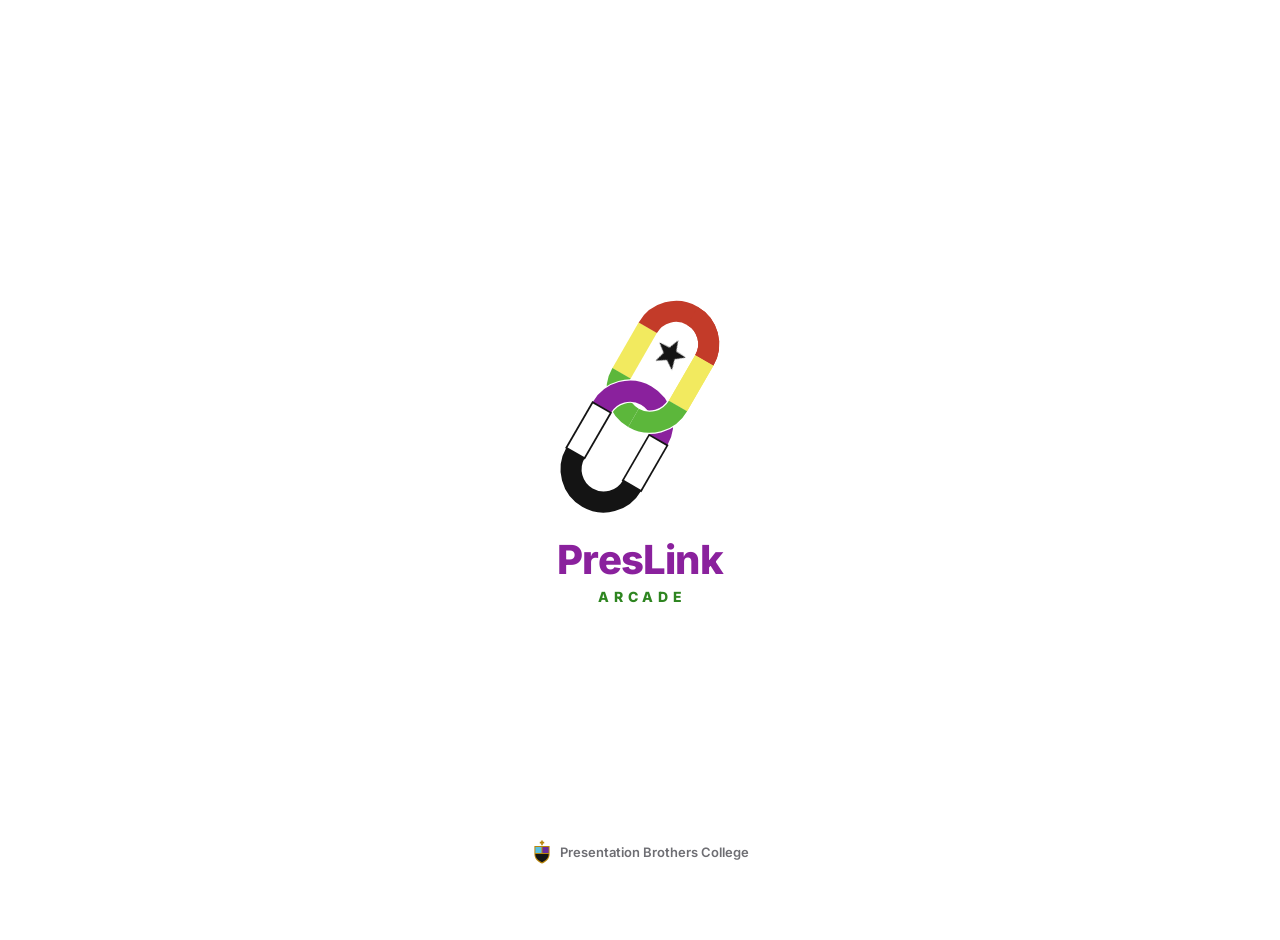
<file: site/index.html>
<!doctype html>
<html lang="en-IE">
<head>
  <meta charset="utf-8">
  <meta name="viewport" content="width=device-width, initial-scale=1, viewport-fit=cover, interactive-widget=resizes-content">
  <meta name="theme-color" content="#ffffff">
  <meta name="color-scheme" content="light">
  <script>
    // The welcome animation plays on every open and every reload. The two exceptions: the way back from the
    // payment page (the coin cabinet is the welcome there), and search engines and link previews, which see the
    // page itself at once. Decided here, before anything draws, so there is nothing to hide after the fact.
    (function () {
      try {
        var back = /session_id=|cancelled=/.test(location.search);
        var robot = /bot|crawl|spider|slurp|lighthouse|inspectiontool|facebookexternalhit|whatsapp|embedly|preview/i.test(navigator.userAgent);
        if (back || robot || sessionStorage.getItem('preslink.nosplash')) document.documentElement.classList.add('no-splash');
      } catch (e) { document.documentElement.classList.add('no-splash'); }
    })();
  </script>
  <title>PresLink Arcade | Presentation Brothers College Charity, Cork</title>
  <meta name="description" content="Play PresLink Arcade, the charity game of PresLink at Presentation Brothers College, Cork. €2 a game raises money for schools in Ghana and Nigeria.">
  <meta name="robots" content="index, follow, max-image-preview:large">
  <meta name="application-name" content="PresLink Arcade">
  <meta name="apple-mobile-web-app-title" content="PresLink Arcade">
  <!-- What a shared link shows in WhatsApp, Messages, Instagram, Facebook and email: the Message poster. Link
       previewers don't run scripts, so these stay in the page itself. After re-rendering the posters, bump ?v=. -->
  <link rel="canonical" href="https://preslink.netlify.app/">
  <meta property="og:type" content="website">
  <meta property="og:site_name" content="PresLink Arcade">
  <meta property="og:url" content="https://preslink.netlify.app/">
  <meta property="og:title" content="PresLink Arcade: can you stop the light?">
  <meta property="og:description" content="Play PresLink Arcade, the charity game of PresLink at Presentation Brothers College, Cork. €2 a game raises money for schools in Ghana and Nigeria.">
  <meta property="og:image" content="https://preslink.netlify.app/posters/preslink-arcade-message.png?v=8">
  <meta property="og:image:width" content="2400">
  <meta property="og:image:height" content="1260">
  <meta property="og:image:alt" content="The PresLink Arcade logo.">
  <meta property="og:locale" content="en_IE">
  <meta name="twitter:card" content="summary_large_image">
  <meta name="twitter:title" content="PresLink Arcade: can you stop the light?">
  <meta name="twitter:description" content="Play PresLink Arcade, the charity game of PresLink at Presentation Brothers College, Cork. €2 a game raises money for schools in Ghana and Nigeria.">
  <meta name="twitter:image" content="https://preslink.netlify.app/posters/preslink-arcade-message.png?v=8">
  <!-- Who runs the site, for search engines: PresLink, the student charity of Presentation Brothers College, Cork.
       WebSite gives Google the site's name for its results; Organization and the school say whose it is. -->
  <script type="application/ld+json">
  {
    "@context": "https://schema.org",
    "@graph": [
      {
        "@type": "WebSite",
        "@id": "https://preslink.netlify.app/#website",
        "url": "https://preslink.netlify.app/",
        "name": "PresLink Arcade",
        "alternateName": [
          "PresLink",
          "Pres Link Arcade"
        ],
        "description": "Play PresLink Arcade, the charity game of PresLink at Presentation Brothers College, Cork. €2 a game raises money for schools in Ghana and Nigeria.",
        "inLanguage": "en-IE",
        "publisher": {
          "@id": "https://preslink.netlify.app/#preslink"
        }
      },
      {
        "@type": "Organization",
        "@id": "https://preslink.netlify.app/#preslink",
        "name": "PresLink",
        "alternateName": [
          "Pres Link",
          "PresLink Cork",
          "PresLink Arcade"
        ],
        "url": "https://preslink.netlify.app/",
        "logo": {
          "@type": "ImageObject",
          "url": "https://preslink.netlify.app/assets/icon-512.png",
          "width": 512,
          "height": 512
        },
        "description": "PresLink is the student-run charity of Presentation Brothers College, Cork. It raises money for the Presentation Brothers' schools and projects in Ghana and Nigeria; PresLink Arcade is its game of skill.",
        "address": {
          "@type": "PostalAddress",
          "streetAddress": "Presentation Brothers College, The Mardyke",
          "addressLocality": "Cork",
          "postalCode": "T12 VK49",
          "addressCountry": "IE"
        },
        "areaServed": [
          {
            "@type": "Country",
            "name": "Ghana"
          },
          {
            "@type": "Country",
            "name": "Nigeria"
          }
        ],
        "parentOrganization": {
          "@id": "https://www.pbc-cork.ie/#school"
        }
      },
      {
        "@type": "HighSchool",
        "@id": "https://www.pbc-cork.ie/#school",
        "name": "Presentation Brothers College, Cork",
        "alternateName": [
          "Presentation Brothers College",
          "PBC Cork"
        ],
        "url": "https://www.pbc-cork.ie/",
        "sameAs": [
          "https://en.wikipedia.org/wiki/Presentation_Brothers_College,_Cork"
        ],
        "address": {
          "@type": "PostalAddress",
          "streetAddress": "The Mardyke",
          "addressLocality": "Cork",
          "postalCode": "T12 VK49",
          "addressCountry": "IE"
        }
      }
    ]
  }
  </script>
  <link rel="icon" href="/favicon.ico" sizes="32x32">
  <link rel="icon" href="/assets/icon.svg?v=7" type="image/svg+xml">
  <link rel="icon" href="/assets/icon-48.png?v=7" type="image/png" sizes="48x48">
  <link rel="icon" href="/assets/icon-96.png?v=7" type="image/png" sizes="96x96">
  <link rel="icon" href="/assets/icon-192.png?v=7" type="image/png" sizes="192x192">
  <link rel="shortcut icon" href="/favicon.ico">
  <link rel="apple-touch-icon" href="/apple-touch-icon.png?v=7">
  <link rel="manifest" href="manifest.webmanifest">
  <!-- the game's server: connect while the page is still loading -->
  <link rel="preconnect" href="https://bsovummlmfclefdlvsic.supabase.co" crossorigin>
  <link rel="preload" href="fonts/inter-latin-wght-normal.woff2" as="font" type="font/woff2" crossorigin>
  <link rel="stylesheet" href="styles.css?v=71">
</head>
<body>
<div class="splash" id="splash" aria-hidden="true">
  <div class="splash-in">
    <div class="splash-mark">
      <span class="splash-ring" aria-hidden="true"></span>
      <svg aria-hidden="true" viewBox="0 0 1000 1306.45"><defs><clipPath id="sp-l"><rect x="-3000" y="-3000" width="3000" height="6000"/></clipPath><clipPath id="sp-r"><rect x="0" y="-3000" width="3000" height="6000"/></clipPath></defs><g transform="translate(633.2 422.52) scale(0.51) rotate(30)"><path d="M 372 -301.5 V 301.5" fill="none" stroke="#f2ea5f" stroke-width="240" class="s" pathLength="1" style="--d:0.351s;--t:0.099s;--e:cubic-bezier(.333,0.320,.667,0.660)"/><path d="M -372 301.5 V -301.5" fill="none" stroke="#f2ea5f" stroke-width="240" class="s" pathLength="1" style="--d:0.657s;--t:0.243s;--e:cubic-bezier(.333,0.626,.667,1.000)"/><path d="M -372 -300 A 372 372 0 0 1 372 -300" fill="none" stroke="#c33b29" stroke-width="240" class="s" pathLength="1" style="--d:0.000s;--t:0.351s;--e:cubic-bezier(.333,0.000,.667,0.419)"/><path d="M 372 300 A 372 372 0 0 1 -372 300" fill="none" stroke="#5cb73b" stroke-width="240" class="s" pathLength="1" style="--d:0.450s;--t:0.207s;--e:cubic-bezier(.333,0.364,.667,0.727)"/><g clip-path="url(#sp-l)"><path d="M -372 750 A 372 372 0 0 1 372 750" fill="none" stroke="#ffffff" stroke-width="268" class="s" pathLength="1" style="--d:0.060s;--t:0.351s;--e:cubic-bezier(.333,0.000,.667,0.419)"/></g><path d="M -372 750 A 372 372 0 0 1 372 750" fill="none" stroke="#8a219d" stroke-width="240" class="s" pathLength="1" style="--d:0.060s;--t:0.351s;--e:cubic-bezier(.333,0.000,.667,0.419)"/><path d="M 372 1350 A 372 372 0 0 1 -372 1350" fill="none" stroke="#141414" stroke-width="240" class="s" pathLength="1" style="--d:0.510s;--t:0.207s;--e:cubic-bezier(.333,0.364,.667,0.727)"/><path d="M 372 740 V 1360" fill="none" stroke="#141414" stroke-width="260" class="s" pathLength="1" style="--d:0.411s;--t:0.099s;--e:cubic-bezier(.333,0.320,.667,0.660)"/><path d="M 372 760 V 1340" fill="none" stroke="#ffffff" stroke-width="220" class="s" pathLength="1" style="--d:0.411s;--t:0.099s;--e:cubic-bezier(.333,0.320,.667,0.660)"/><path d="M -372 1360 V 740" fill="none" stroke="#141414" stroke-width="260" class="s" pathLength="1" style="--d:0.717s;--t:0.243s;--e:cubic-bezier(.333,0.626,.667,1.000)"/><path d="M -372 1340 V 760" fill="none" stroke="#ffffff" stroke-width="220" class="s" pathLength="1" style="--d:0.717s;--t:0.243s;--e:cubic-bezier(.333,0.626,.667,1.000)"/><g clip-path="url(#sp-r)"><path d="M 372 300 A 372 372 0 0 1 -372 300" fill="none" stroke="#ffffff" stroke-width="268" class="s" pathLength="1" style="--d:0.450s;--t:0.207s;--e:cubic-bezier(.333,0.364,.667,0.727)"/><path d="M 372 -301.5 V 301.5" fill="none" stroke="#f2ea5f" stroke-width="240" class="s" pathLength="1" style="--d:0.351s;--t:0.099s;--e:cubic-bezier(.333,0.320,.667,0.660)"/><path d="M -372 301.5 V -301.5" fill="none" stroke="#f2ea5f" stroke-width="240" class="s" pathLength="1" style="--d:0.657s;--t:0.243s;--e:cubic-bezier(.333,0.626,.667,1.000)"/><path d="M -372 -300 A 372 372 0 0 1 372 -300" fill="none" stroke="#c33b29" stroke-width="240" class="s" pathLength="1" style="--d:0.000s;--t:0.351s;--e:cubic-bezier(.333,0.000,.667,0.419)"/><path d="M 372 300 A 372 372 0 0 1 -372 300" fill="none" stroke="#5cb73b" stroke-width="240" class="s" pathLength="1" style="--d:0.450s;--t:0.207s;--e:cubic-bezier(.333,0.364,.667,0.727)"/></g><g class="star"><polygon points="0,-347 44.7,-227.5 172.1,-221.9 72.3,-142.5 106.4,-19.6 0,-90 -106.4,-19.6 -72.3,-142.5 -172.1,-221.9 -44.7,-227.5" fill="#141414"/></g></g></svg>
    </div>
    <div class="splash-name"><span class="splash-word">PresLink</span></div>
    <div class="splash-sub">Arcade</div>
  </div>
  <div class="splash-credit"><img src="assets/crest.svg?v=10" alt="">Presentation Brothers College</div>
</div>
<canvas id="confetti" aria-hidden="true"></canvas>

<svg width="0" height="0" style="position:absolute" aria-hidden="true">
  <defs>
    <!-- Tab icons: flat shapes in the text colour (grey, green when chosen) with white details. -->
    <symbol id="i-play" viewBox="0 0 24 24"><rect x="2" y="2" width="20" height="20" rx="6" fill="currentColor"/><path d="M9.8 7.6v8.8a.8.8 0 0 0 1.2.7l7-4.4a.8.8 0 0 0 0-1.4l-7-4.4a.8.8 0 0 0-1.2.7z" fill="#fff"/></symbol>
    <symbol id="i-trophy" viewBox="0 0 24 24"><path d="M12 2l8 3v6.5c0 4.6-3.3 8.3-8 10.5-4.7-2.2-8-5.9-8-10.5V5z" fill="currentColor"/><path d="M12 6.4l1.6 3.3 3.6.5-2.6 2.5.6 3.6-3.2-1.7-3.2 1.7.6-3.6-2.6-2.5 3.6-.5z" fill="#fff"/></symbol>
    <symbol id="i-globe" viewBox="0 0 24 24"><circle cx="12" cy="12" r="10" fill="currentColor"/><path d="M2.6 12h18.8M12 2.4c3.2 2.6 3.2 16.6 0 19.2M12 2.4c-3.2 2.6-3.2 16.6 0 19.2" fill="none" stroke="#fff" stroke-width="1.7" stroke-linecap="round"/></symbol>
    <symbol id="i-user" viewBox="0 0 24 24"><circle cx="12" cy="12" r="10" fill="currentColor"/><circle cx="12" cy="9.2" r="3.6" fill="#fff"/><path d="M5.2 19a7 7 0 0 1 13.6 0 10 10 0 0 1-13.6 0z" fill="#fff"/></symbol>
  </defs>
</svg>

<main class="shell">
  <header class="appbar">
    <a class="brand" href="#home" aria-label="PresLink Arcade home"><img src="assets/preslink-mark.svg?v=5" alt="" width="23" height="30"><span>PresLink <b>Arcade</b></span></a>
    <div class="raised" id="raised" aria-live="polite">
      <svg class="ring" viewBox="0 0 36 36" aria-hidden="true"><circle class="ring-bg" cx="18" cy="18" r="15.5"/><circle class="ring-fg" id="ring-fg" cx="18" cy="18" r="15.5" stroke-dasharray="0 97.4"/></svg>
      <span class="raised-t"><span class="raised-n odo" id="raised-n" aria-label="€0">€0</span><span class="raised-l">raised</span></span>
    </div>
  </header>

  <!-- ================= HOME ================= -->
  <section class="screen" data-screen="home">
    <div class="hero-card">
      <h1 class="hero-h">Stop the light on the line.</h1>
      <p class="hero-rule">Tap when the white light is on the black line. <span>Every game gives you three plays.</span></p>
      <p class="notice" id="home-notice" hidden></p>
      <div class="demo-track" aria-hidden="true"><span class="demo-pin"></span><span class="demo-marker"></span></div>
      <button class="btn btn-primary btn-xl" id="home-play" type="button">Play for €2</button>
      <p class="bundles-line"><button class="link" type="button" data-bundle="triple">3 games for €5</button><button class="link" type="button" data-bundle="seven">7 games for €10</button></p>
      <button class="howto" type="button" data-sheet="how"><span class="how-ic" aria-hidden="true">?</span>How to play</button>
    </div>
    <div class="home-top">
      <div class="home-top-head"><h2 id="home-top-h">Top scores</h2><button class="link" type="button" data-go="board">Leaderboard <span aria-hidden="true">›</span></button></div>
      <ol class="card board home-board" id="home-board" aria-labelledby="home-top-h"></ol>
    </div>
    <button class="cause" type="button" data-go="about">
      <img class="cause-crest" src="assets/crest.svg?v=10" alt="" width="24" height="29">
      <span class="hero-cause">Every cent after card fees goes to PresLink, the school's charity.</span>
      <span class="cause-go" aria-hidden="true">›</span>
    </button>
    <p class="fine home-fine">Under 18s need a parent's or guardian's permission to pay.</p>
  </section>

  <!-- ================= CABINET (after a payment) ================= -->
  <section class="screen" data-screen="cabinet" hidden>
    <div class="cabinet" aria-hidden="true">
      <div class="cab-panel" id="cab-panel">
        <div class="cab-slot-wrap"><div class="cab-coin" id="coin">€</div><div class="cab-slot" id="cab-slot"></div></div>
        <div class="cab-led"><strong id="cab-credits">0</strong><span id="cab-unit">games</span></div>
      </div>
      <div class="cab-tray-wrap"><div class="cab-tray"></div><div class="cab-token" id="token">1</div></div>
    </div>
    <div class="cab-foot">
      <div class="card pad cab-text">
        <h2 id="cab-title">Thank you</h2>
        <p id="cab-text"></p>
        <button class="btn btn-primary btn-xl" id="cab-play" type="button" hidden>Start</button>
      </div>
    </div>
  </section>

  <!-- ================= PLAY ================= -->
  <section class="screen screen-game" data-screen="play" hidden>
    <div class="card practice-box" id="practice-intro" hidden>
      <button class="back" type="button" data-go="home" aria-label="Back">‹</button>
      <p class="practice-tag">Practice</p>
      <h2>This is a practice</h2>
      <p>Three free plays to learn the game. They don't count.</p>
      <div class="demo-track" aria-hidden="true"><span class="demo-pin"></span><span class="demo-marker"></span></div>
      <p class="practice-rule" id="practice-rule">Tap when the white light is on the black line.</p>
      <button class="btn btn-primary btn-xl" type="button" id="practice-go">Start practice</button>
    </div>
    <div class="card practice-box" id="practice-end" hidden>
      <button class="back" type="button" data-go="home" aria-label="Back">‹</button>
      <p class="practice-tag">Practice done</p>
      <strong class="practice-score" id="practice-score">0</strong>
      <h2>Your game is next</h2>
      <p>This one counts. You get three plays.</p>
      <button class="btn btn-primary btn-xl" type="button" id="practice-real">Start my game</button>
    </div>
    <div class="game" id="game">
      <div class="game-top">
        <button class="back" type="button" data-go="home" aria-label="Back">‹</button>
        <div class="rounds" id="rounds" aria-label="Rounds"><span class="dot"></span><span class="dot"></span><span class="dot"></span></div>
        <span class="chip" id="play-credits">0 left</span>
      </div>
      <div class="game-mid">
        <div class="game-msg" id="game-msg">Ready</div>
        <div class="track-wrap">
          <div class="track" id="track">
            <div class="pin" id="pin" style="left:50%"><span class="swatch" id="swatch"></span></div>
            <div class="ghost g1" aria-hidden="true"></div><div class="ghost g2" aria-hidden="true"></div><div class="ghost g3" aria-hidden="true"></div>
            <div class="marker" id="marker"></div>
          </div>
        </div>
        <div class="score" aria-live="polite"><span id="score-value">0</span></div>
        <div class="verdict" id="verdict"></div>
      </div>
      <p class="tap-hint" id="tap-hint">Tap when the white light is on the black line</p>
    </div>

    <div class="result" id="result" hidden>
      <div class="card result-head">
        <p class="result-kicker" id="result-title" hidden>New best</p>
        <div class="gauge">
          <svg viewBox="0 0 120 120" aria-hidden="true"><circle class="g-bg" cx="60" cy="60" r="52"/><circle class="g-fg" id="gauge-fg" cx="60" cy="60" r="52"/></svg>
          <div class="result-score"><span id="result-score">0</span><small>of 1000</small></div>
        </div>
        <div class="lights" id="result-rounds"></div>
        <div class="result-stats" id="result-stats">
          <p><span>Your best</span><strong id="result-best">–</strong></p>
          <p><span>Rank</span><strong id="result-rank">–</strong></p>
        </div>
        <p class="result-note" id="result-note" hidden></p>
        <button class="btn btn-primary btn-xl" type="button" id="result-again">Play again</button>
        <p class="bundles-line" id="result-topup" hidden><button class="link" type="button" data-bundle="triple">3 games for €5</button><button class="link" type="button" data-bundle="seven">7 games for €10</button></p>
      </div>
      <div class="card">
        <button class="cell" type="button" id="result-email" hidden><span>Add your email</span> <span class="chev">›</span></button>
      </div>
    </div>
  </section>

  <!-- ================= LEADERBOARD ================= -->
  <section class="screen" data-screen="board" hidden>
    <div class="title row"><div><h1>Leaderboard</h1><p class="title-sub" id="board-sub" hidden></p></div><button class="text-link" type="button" data-go="prize"><span data-honours="Honours">Prizes</span> ›</button></div>
    <div class="segmented" role="tablist">
      <button role="tab" type="button" class="tab active" data-role="everyone" aria-selected="true">Everyone</button>
      <button role="tab" type="button" class="tab" data-role="student" aria-selected="false">Students</button>
      <button role="tab" type="button" class="tab" data-role="teacher" aria-selected="false">Teachers</button>
    </div>
    <p class="lb-you" id="board-you" hidden></p>
    <div class="card lb">
      <ol class="podium" id="board-podium" aria-label="Top three" hidden></ol>
      <ol class="board" id="board-list"></ol>
      <div class="lb-empty" id="board-empty" hidden></div>
    </div>
  </section>

  <!-- ================= PRIZES ================= -->
  <section class="screen" data-screen="prize" hidden>
    <div class="title"><h1 data-honours="Honours">Prizes</h1><p class="title-sub" id="prize-sub">Winners will be emailed when the game closes.</p></div>
    <div class="prize-grid">
      <article class="card prize" data-prize="everyone"><div class="prize-media"><img alt="" hidden></div><div class="prize-body"><h2>Top score</h2><p class="prize-what tba" id="prize-everyone">To be announced</p><p class="prize-lead" id="lead-everyone"></p></div></article>
      <article class="card prize" data-prize="students"><div class="prize-media"><img alt="" hidden></div><div class="prize-body"><h2>Top student</h2><p class="prize-what tba" id="prize-students">To be announced</p><p class="prize-lead" id="lead-students"></p></div></article>
      <article class="card prize" data-prize="teachers"><div class="prize-media"><img alt="" hidden></div><div class="prize-body"><h2>Top teacher</h2><p class="prize-what tba" id="prize-teachers">To be announced</p><p class="prize-lead" id="lead-teachers"></p></div></article>
      <article class="card prize" data-prize="best_light"><div class="prize-media"><img alt="" hidden></div><div class="prize-body"><h2>Best single play</h2><p class="prize-what tba" id="prize-best-light">To be announced</p><p class="prize-lead" id="lead-best-light"></p></div></article>
      <article class="card prize" data-prize="first_play"><div class="prize-media"><img alt="" hidden></div><div class="prize-body"><h2>Best first game</h2><p class="prize-what tba" id="prize-first-play">To be announced</p><p class="prize-lead" id="lead-first-play"></p></div></article>
    </div>
  </section>

  <!-- ================= ABOUT ================= -->
  <section class="screen" data-screen="about" hidden>
    <div class="title"><h1>About PresLink</h1></div>
    <div id="about-stories">
    <div class="card story">
      <picture><source srcset="assets/photo-classrooms.webp" type="image/webp"><img class="photo" src="assets/photo-classrooms.jpg" alt="Pupils in the classroom block PresLink funded at Sokabisi, Bolgatanga, Ghana" loading="lazy" decoding="async"></picture>
      <div class="story-body"><h2>Classrooms in Ghana</h2><p>A three-classroom block in Sokabisi, Bolgatanga, funded by PresLink.</p></div>
    </div>
    <div class="card story">
      <picture><source srcset="assets/photo-bikes.webp" type="image/webp"><img class="photo" src="assets/photo-bikes.jpg" alt="Students in Ghana with bicycles for getting to school" loading="lazy" decoding="async"></picture>
      <div class="story-body"><h2>Bikes to school</h2><p>Bicycles so that students can get to class and stay in education.</p></div>
    </div>
    <div class="card story">
      <picture><source srcset="assets/photo-babies.webp" type="image/webp"><img class="photo" src="assets/photo-babies.jpg" alt="Mother of Mercy Babies Home, run by the Presentation Brothers in Sirigu, Ghana" loading="lazy" decoding="async"></picture>
      <div class="story-body"><h2>Mother of Mercy Babies Home</h2><p>Support for the babies home run by the Presentation Brothers in Sirigu, Ghana.</p></div>
    </div>
    </div>
    <div class="card story school">
      <img class="photo" src="assets/photo-school.svg?v=2" alt="Photo of the PresLink committee coming soon">
      <div class="story-body"><h2><img src="assets/crest.svg?v=10" alt=""><span id="about-intro-title">Run by students</span></h2><p id="about-intro-text">PresLink is the student-run charity of Presentation Brothers College, Cork. Every cent raised here, after card fees, goes to PresLink.</p></div>
    </div>
    <div class="card" id="about-contact" hidden></div>
    <div class="card">
      <button class="cell" type="button" data-sheet="terms"><span>Terms</span> <span class="chev">›</span></button>
      <button class="cell" type="button" data-sheet="privacy"><span>Privacy</span> <span class="chev">›</span></button>
    </div>
    <p class="org-line" id="org-line">PresLink, Presentation Brothers College, The Mardyke, Cork T12 VK49<span class="org-rcn"></span></p>
    <footer class="credit">Developed by <b>Fionn Breathnach</b> in support of PresLink</footer>
  </section>

  <!-- ================= YOU ================= -->
  <section class="screen" data-screen="you" hidden>
    <div class="title"><h1>You</h1></div>
    <div id="you-empty" hidden>
      <div class="card you-empty">
        <p>Your initials and code will appear here after your first game.</p>
        <button class="btn btn-primary btn-xl js-play" type="button">Play for €2</button>
      </div>
      <div class="card">
        <button class="cell" type="button" data-go="signin"><span>Played before? Sign in</span> <span class="chev">›</span></button>
      </div>
    </div>
    <div id="you-panel" hidden>
      <div class="card profile">
        <span class="avatar big" id="you-avatar">··</span>
        <span class="profile-name sr-only" id="you-name">···</span>
        <span class="profile-board" id="you-board">Everyone board</span>
        <div class="code-box">
          <span class="profile-label">Your code</span>
          <strong id="you-code">0000</strong>
          <p class="small" data-honours="Proves your scores are yours.">Show this to collect a prize.</p>
          <button class="btn btn-small save-btn" type="button" id="you-save">Save picture</button>
        </div>
      </div>
      <div class="card you-stats">
        <p><strong id="you-credits">0</strong><span>Games left</span></p>
        <p><strong id="you-best">–</strong><span>Your best</span></p>
        <p><strong id="you-spent">€0</strong><span>Donated</span></p>
      </div>
      <form id="edit-form" class="card pad stack" autocomplete="off" novalidate hidden>
        <h2 class="card-h">Your initials</h2>
        <div class="initials" id="edit-initials" role="group" aria-label="Your initials, two or three" aria-live="polite">
          <button class="box" type="button" aria-label="First initial"></button><button class="box" type="button" aria-label="Second initial"></button><button class="box opt" type="button" aria-label="Third initial, optional"></button>
        </div>
        <div class="letterpad" aria-label="Keys"></div>
        <h2 class="card-h">Colour</h2>
        <div class="swatches" id="you-colours" role="radiogroup" aria-label="Colour"><button class="sw k1" type="button" role="radio" data-colour="1" aria-label="Green"></button><button class="sw k2" type="button" role="radio" data-colour="2" aria-label="Blue"></button><button class="sw k3" type="button" role="radio" data-colour="3" aria-label="Purple"></button><button class="sw k4" type="button" role="radio" data-colour="4" aria-label="Orange"></button><button class="sw k5" type="button" role="radio" data-colour="5" aria-label="Red"></button><button class="sw k6" type="button" role="radio" data-colour="6" aria-label="Pink"></button><button class="sw k7" type="button" role="radio" data-colour="7" aria-label="Teal"></button><button class="sw k8" type="button" role="radio" data-colour="8" aria-label="Indigo"></button></div>
        <p class="field-error" id="edit-error" role="alert" hidden></p>
        <div class="grid-2"><button class="btn" type="button" id="edit-cancel">Cancel</button><button class="btn btn-primary" type="submit" id="edit-save">Save</button></div>
      </form>
      <div class="card">
        <button class="cell" type="button" id="you-email"><span>Email<small id="you-email-text">Add your email</small></span> <span class="chev">›</span></button>
        <button class="cell" type="button" id="you-edit"><span>Change initials or colour</span> <span class="chev">›</span></button>
        <button class="cell danger" type="button" id="you-signout"><span>Sign out</span></button>
      </div>
    </div>
  </section>

  <!-- ================= SIGN IN ================= -->
  <section class="screen" data-screen="signin" hidden>
    <div class="title"><h1>Sign in</h1></div>
    <form id="signin-form" autocomplete="off" novalidate>
      <div class="card">
        <label class="field"><span>Initials</span><input id="signin-name" autocapitalize="characters" autocorrect="off" spellcheck="false" maxlength="7" placeholder="JAK" autocomplete="off"></label>
        <label class="field"><span>Code</span><input id="signin-code" inputmode="numeric" pattern="[0-9]*" maxlength="4" placeholder="0000" autocomplete="off"></label>
      </div>
      <p class="field-error" id="signin-error" role="alert" hidden></p>
      <button class="btn btn-primary btn-xl page-cta" type="submit" id="signin-submit">Sign in</button>
    </form>
    <p class="fine">Lost your code? Ask the committee.</p>
  </section>

</main>

<nav class="tabbar" id="tabbar" aria-label="Main">
  <a class="side-brand" href="#home" aria-hidden="true" tabindex="-1"><img src="assets/preslink-mark.svg?v=5" alt="" width="23" height="30"><span>PresLink <b>Arcade</b></span></a>
  <span class="tab-ind" aria-hidden="true"></span>
  <button type="button" data-tab="play"><svg><use href="#i-play"/></svg><span>Play</span></button>
  <button type="button" data-tab="board"><svg><use href="#i-trophy"/></svg><span>Leaderboard</span></button>
  <button type="button" data-tab="about"><svg><use href="#i-globe"/></svg><span>About</span></button>
  <button type="button" data-tab="you"><svg><use href="#i-user"/></svg><span>You</span></button>
  <a class="side-foot" href="#about" aria-hidden="true" tabindex="-1"><img src="assets/crest.svg?v=10" alt="">Presentation Brothers College, Cork</a>
</nav>

<div class="sheet-backdrop" id="sheet-backdrop" hidden></div>

<div class="sheet" id="sheet-name" role="dialog" aria-modal="true" aria-labelledby="name-title" hidden>
  <div class="sheet-head"><h2 id="name-title">Your initials</h2><button class="close" type="button" data-close aria-label="Close">×</button></div>
  <form class="sheet-body stack" id="name-form" autocomplete="off" novalidate>
    <p class="sheet-note name-why">Choose two or three initials. They are how you appear on the leaderboard.</p>
    <div class="initials" id="name-initials" role="group" aria-label="Your initials, two or three" aria-live="polite">
      <button class="box" type="button" aria-label="First initial"></button><button class="box" type="button" aria-label="Second initial"></button><button class="box opt" type="button" aria-label="Third initial, optional"></button>
    </div>
    <div class="letterpad" aria-label="Keys"></div>
    <p class="field-error" id="name-error" role="alert" hidden></p>
    <button class="btn btn-primary btn-xl" type="submit" id="name-submit">Play</button>
    <p class="fine">Under 18s need a parent's or guardian's permission to pay. <button class="inline-link" type="button" data-sheet="terms">Terms</button></p>
  </form>
</div>

<!-- Shown once, after the first play: the code that collects a prize, if the player wins. -->
<div class="sheet sheet-code" id="sheet-code" role="dialog" aria-modal="true" aria-labelledby="code-title" hidden>
  <div class="sheet-head"><h2 id="code-title">Your code</h2></div>
  <div class="sheet-body">
    <img class="ticket" id="code-preview" alt="Your ticket: initials and code" hidden>
    <div class="code-big sr-only">
      <span class="code-name" id="code-name">JAK</span>
      <span class="code-digits" id="code-digits">0000</span>
    </div>
    <p class="code-why" data-honours="Your code proves your scores are yours.">Show this code to collect a prize.</p>
    <button class="btn btn-primary btn-xl save-btn" type="button" id="code-save">Save to Photos</button>
    <p class="save-hint" id="save-hint" hidden>Then tap Save Image on the menu that opens.</p>
    <button class="btn btn-xl" type="button" id="code-done">Done</button>
  </div>
</div>

<div class="sheet" id="sheet-how" role="dialog" aria-modal="true" aria-labelledby="how-title" hidden>
  <div class="sheet-head"><h2 id="how-title">How to play</h2><button class="close" type="button" data-close aria-label="Close">×</button></div>
  <div class="sheet-body">
    <div class="card">
      <ol class="steps">
        <li>Tap when the white light is on the black line.</li>
        <li>Each game is three plays. Your score is the average of the three.</li>
        <li data-honours="The highest scores on the leaderboard are honoured when the game closes.">The highest scores on the leaderboard win when the game closes.</li>
      </ol>
    </div>
    <button class="btn btn-primary btn-xl page-cta" type="button" id="how-done">Got it</button>
  </div>
</div>

<!-- Optional: people at the school join the Students or Teachers board with their school email. -->
<!-- After the first play: the two things to keep, an email for the news and the code that collects. -->
<div class="sheet sheet-tall" id="sheet-contact" role="dialog" aria-modal="true" aria-labelledby="contact-title" hidden>
  <div class="sheet-head"><h2 id="contact-title" data-honours="In case you top a board">In case you win</h2><button class="close" type="button" id="contact-close" aria-label="Close">×</button></div>
  <div class="sheet-body">
    <p class="sheet-note" id="contact-note"><span data-honours="We only use your email to tell you if you top a board, and then we delete it.">We only use your email to tell you if you win, and then we delete it.</span> If you are under 16, please give a parent's email. <button class="inline-link" type="button" data-sheet="privacy">Privacy</button></p>
    <form class="card step" id="contact-form" autocomplete="on" novalidate>
      <div class="step-h"><span class="step-n">1</span><h3>Your email</h3></div>
      <label class="field"><input id="contact-email" aria-label="Email" type="email" inputmode="email" autocapitalize="none" autocorrect="off" spellcheck="false" placeholder="name@example.com" autocomplete="email"></label>
      <label class="cell switch" for="contact-pbc"><span class="pres"><img class="crest-ic" src="assets/crest.svg?v=10" alt="">I'm a student or teacher at Pres</span><input type="checkbox" id="contact-pbc" role="switch"><span class="sw" aria-hidden="true"></span></label>
      <div id="contact-school-wrap" hidden><label class="field"><input aria-label="School email" id="contact-school" type="email" inputmode="email" autocapitalize="none" autocorrect="off" spellcheck="false" placeholder="Your school email"></label></div>
      <div class="pad-x">
        <p class="field-error" id="contact-error" role="alert" hidden></p>
        <button class="btn btn-primary" type="submit" id="contact-submit">Save email</button>
        <p class="saved-line" id="contact-saved" hidden></p>
      </div>
    </form>
    <div class="card step">
      <div class="step-h"><span class="step-n">2</span><h3>Your code</h3></div>
      <div class="step-code"><strong id="contact-code">0000</strong><span data-honours="Proves your scores are yours">Shown to collect a prize</span></div>
      <div class="pad-x">
        <button class="btn save-btn" type="button" id="contact-save">Save to Photos</button>
        <p class="save-hint" id="contact-save-hint" hidden>Then tap Save Image on the menu that opens.</p>
      </div>
    </div>
    <button class="btn btn-xl" type="button" id="contact-skip">Done</button>
  </div>
</div>

<div class="sheet" id="sheet-terms" role="dialog" aria-modal="true" aria-labelledby="terms-title" hidden>
  <div class="sheet-head"><h2 id="terms-title">Terms</h2><button class="close" type="button" data-close aria-label="Close">×</button></div>
  <div class="sheet-body legal">
    <p class="small muted">Last updated 13 November 2026</p>
    <p class="glance"><strong>In short.</strong> PresLink Arcade is a game of skill. A game costs €2, or you can buy 3 for €5 or 7 for €10, and each game has three plays. Under 18s need a parent's or guardian's permission to pay. Unused games can be refunded.</p>
    <h3>1. Who runs this</h3>
    <p>PresLink Arcade is run by PresLink, the student charity committee of Presentation Brothers College, The Mardyke, Cork T12 VK49 (“we”), with staff mentors<span class="org-legal"></span>. <span class="org-contact">You can contact us through the school.</span></p>
    <h3>2. What you are buying</h3>
    <p>A game is three plays: each time, you stop the moving light as close to the line as you can. Your score is the average of the three. Games cost €2 each, €5 for 3 or €10 for 7. They are added to your player straight away and can be used until the game closes. Everything you pay, less Stripe's card fees, goes to PresLink for the Presentation Brothers' schools and projects in Ghana and Nigeria.</p>
    <h3>3. Who can play</h3>
    <p>Anyone. Under 18s need a parent's or guardian's permission before paying. One player per person. <span class="mode-prizes">Committee members and staff mentors can play but can't win prizes.</span></p>
    <h3>4. Your initials, code and boards</h3>
    <p>You play under two or three initials of your choice. If someone already has them you are shown with a number, for example JAK#2. Offensive names are blocked or removed. Your four-digit code proves a score is yours and signs you in on another device: keep it private. Everyone is on the Everyone board. Students and teachers of Presentation Brothers College can also join the Students or Teachers board with their school email address, which we may check.</p>
    <h3 class="mode-prizes">5. Prizes</h3>
    <p class="mode-prizes">Prizes are awarded once, when the game closes (the date is on the Prizes page): for the highest score on the Everyone, Students and Teachers boards, the best single play, and the best score on a player's first game. The prizes are described on the Prizes page and have no cash alternative. No prize counts spending; more games give more chances at a best score, which is why spending is capped. Equal scores on a board: the earlier one wins. Equal best plays are split by each player's next-best play, then the one after; equal first games by that game's best play, then the next. Only a person's first player counts for the First game prize. Winners are told by email, or in school, within 14 days of the close, collect by showing their initials and code, and receive their prizes within six weeks. Winners' initials and scores stay on the boards.</p>
    <h3 class="mode-honours" hidden>5. Honours</h3>
    <p class="mode-honours" hidden>When the game closes, the top of the Everyone, Students and Teachers boards, the best single play and the best first game are honoured, as described on the Honours page. There are no prizes of money or money's worth. Equal scores are split as on the boards: the earlier one wins, and equal best plays go to the better next-best play.</p>
    <h3>6. Fair play</h3>
    <p>Each play scores up to 999 by how close to the line you stop the light, timed to the millisecond from the moment your finger touches the screen, which keeps differences between phones small. Everyone gets the same three plays on a given day, and nothing in a score is random. Our server checks every score. We may cancel scores or remove a player for cheating or tampering, and we will say why. If you disagree with a decision, email us: we will look again and reply.</p>
    <h3>7. Refunds and problems</h3>
    <p>Unused games can be refunded if you ask within 14 days of buying them, or if the campaign ends before you can use them. A game can't be refunded once it has been used. If a game fails because of a fault on our side (it freezes, or the score is not saved), we will give you a new game or a refund. Each player can spend at most €20 a day and €100 in all; the You tab shows what you have donated. Payments are processed by Stripe, and we never see your card number. Your rights under Irish consumer law are not affected.</p>
    <h3>8. Changes</h3>
    <p>We only change these terms for a good reason, such as fixing a fault, stopping cheating or following the law, and we post the change here first. We won't raise the price of games you have bought or take away a prize we have announced. If we end the campaign early, we refund unused games.</p>
    <h3>9. Questions and complaints</h3>
    <p>Tell us first and we will reply within 7 days. You can also raise a concern about how a charity raises money with the Charities Regulator. These terms are governed by the laws of Ireland.</p>
    <h3>10. About the facts</h3>
    <p>Facts about PresLink on this site come from the school's Pres Gazette newsletters and presentationbrothers.org.</p>
  </div>
</div>

<div class="sheet" id="sheet-privacy" role="dialog" aria-modal="true" aria-labelledby="privacy-title" hidden>
  <div class="sheet-head"><h2 id="privacy-title">Privacy</h2><button class="close" type="button" data-close aria-label="Close">×</button></div>
  <div class="sheet-body legal">
    <p class="small muted">Last updated 13 November 2026</p>
    <p class="glance"><strong>In short.</strong> We keep as little as we can, only to run the game and tell winners, never for marketing, and we delete it when the game is over. We do not use cookies, tracking or ads.</p>
    <h3>Who is responsible</h3>
    <p>PresLink, the student charity committee of Presentation Brothers College, The Mardyke, Cork T12 VK49, with staff mentors<span class="org-legal"></span>, is responsible for your data. <span class="org-contact">You can contact us through the school.</span></p>
    <h3>What we keep, and why</h3>
    <p><b>Your initials, code, board, scores, taps and game times:</b> to run the game and the boards, and to check that scores are fair (our legitimate interest in running a fair game).</p>
    <p><b>The kind of device you play on</b> (for example “iOS Safari”): to check that no kind of phone has an advantage (the same interest). Nothing that identifies your phone is kept.</p>
    <p><b>Payments</b> (amount, time, Stripe's reference, the email you give Stripe for your receipt, and which poster or post the visit came from): to take payment and keep accounts (our contract with you, and the law on charity accounts).</p>
    <p><b>Your email, if you give it</b> (it is optional): only to tell you if you <span data-honours="top a board">win</span> (your consent). If you are under 16, give a parent's or guardian's email instead. <b>Your school email, if you give it:</b> to put you on the Students or Teachers board (your consent).</p>
    <h3>Who sees it</h3>
    <p>The committee and its staff mentors (emails, only to contact winners). Our service providers handle it for us under data processing agreements: Supabase (our database, in London), Netlify (the website) and Stripe (payments). Where data leaves the EU (to the UK or the US), it is protected by an EU adequacy decision or the EU's standard contractual clauses. We never sell it or use it for marketing.</p>
    <h3>How long we keep it</h3>
    <p>Game data and emails are deleted within 30 days of the end of the game. Payment records are kept for as long as the school's accounting rules require.</p>
    <h3>On your device</h3>
    <p>Your browser's own storage remembers your player and your settings, so the game works when you come back. We use no cookies, analytics or ads. Clearing your browser's data signs you out: sign back in with your initials and code.</p>
    <h3>Your rights</h3>
    <p>You can ask to see, correct or delete your data, withdraw your consent, or object, by emailing us with your initials and code. You can also complain to the Data Protection Commission at dataprotection.ie.</p>
  </div>
</div>

<div class="sheet" id="sheet-signout" role="dialog" aria-modal="true" aria-labelledby="signout-title" hidden>
  <div class="sheet-head"><h2 id="signout-title">Sign out?</h2><button class="close" type="button" data-close aria-label="Close">×</button></div>
  <div class="sheet-body">
    <div class="signout-card"><span id="signout-tile"></span><span class="signout-code"><small>Your code</small><strong id="signout-code">0000</strong></span></div>
    <p class="sheet-note">Sign back in on any device with your initials and this code.</p>
    <button class="btn btn-red btn-xl" type="button" id="signout-yes">Sign out</button>
    <button class="btn btn-xl" type="button" data-close>Cancel</button>
  </div>
</div>

<div class="toast" id="toast" role="status" aria-live="polite" hidden></div>
<div class="overlay" id="overlay" hidden><div class="overlay-card"><div class="spinner" aria-hidden="true"></div><p id="overlay-text">One moment</p></div></div>

<script src="config.js"></script>
<!-- the demo backend loads only when no server is configured -->
<script>if (!(window.PRESLINK_CONFIG || {}).SUPABASE_URL) document.write('<script src="mock.js?v=45"><\/script>');</script>
<script src="app.js?v=62"></script>
</body>
</html>
</file>
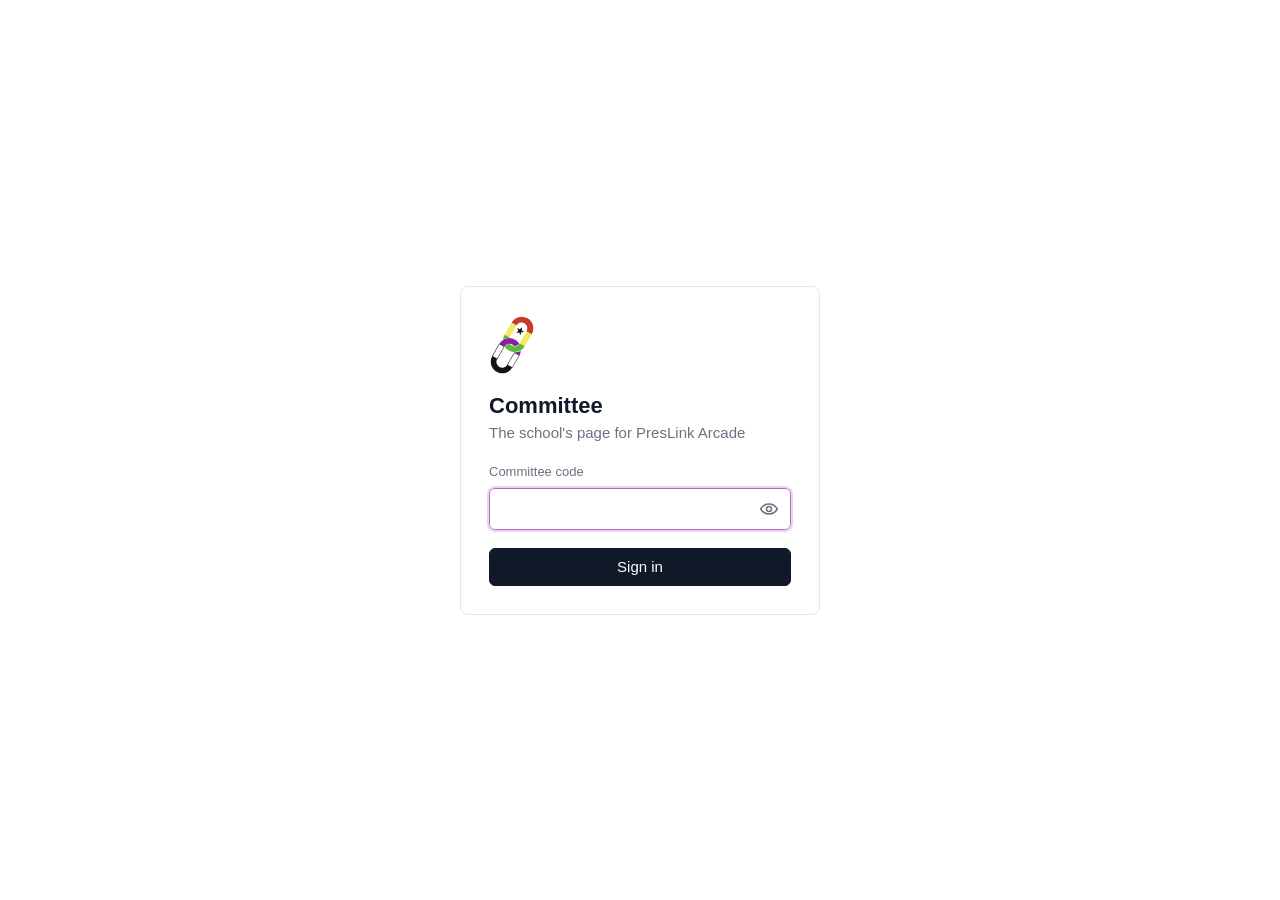
<file: site/admin.html>
<!doctype html>
<html lang="en">
<head>
  <meta charset="utf-8">
  <meta name="viewport" content="width=device-width, initial-scale=1, viewport-fit=cover">
  <meta name="robots" content="noindex, nofollow">
  <title>Committee · PresLink Arcade</title>
  <link rel="icon" href="/favicon.ico" sizes="32x32">
  <link rel="icon" href="/assets/icon.svg?v=7" type="image/svg+xml">
  <link rel="shortcut icon" href="/favicon.ico">
  <link rel="apple-touch-icon" href="/apple-touch-icon.png?v=7">
  <link rel="stylesheet" href="admin.css?v=9">
</head>
<body>

<div id="login" class="login" hidden>
  <form id="login-form" class="login-card" autocomplete="off" novalidate>
    <img class="login-mark" src="assets/preslink-mark.svg?v=5" alt="" width="46" height="60">
    <h1>Committee</h1>
    <p class="muted">The school's page for PresLink Arcade</p>
    <label class="lbl" for="login-code">Committee code</label>
    <div class="pw">
      <input id="login-code" type="password" autocomplete="current-password" spellcheck="false" autocapitalize="none" autocorrect="off">
      <button type="button" class="eye" data-eye="login-code" aria-label="Show code" title="Show code"><svg viewBox="0 0 24 24" aria-hidden="true"><path class="e" d="M2 12s3.6-6 10-6 10 6 10 6-3.6 6-10 6S2 12 2 12z"/><circle class="e" cx="12" cy="12" r="3"/><path class="x" d="M4 4l16 16"/></svg></button>
    </div>
    <p class="err" id="login-error" hidden></p>
    <button class="btn primary wide" type="submit" id="login-submit">Sign in</button>
    <p class="muted small" id="login-hint" hidden></p>
  </form>
</div>

<div id="shell" class="shell" hidden>
  <header class="top">
    <div class="brand">PresLink Arcade <span>Committee</span></div>
    <div class="top-right"><span class="pill" id="top-stripe"></span><a class="btn small" href="index.html" target="_blank" rel="noopener">Open the site</a><button class="btn small" type="button" id="signout">Sign out</button></div>
  </header>
  <nav class="menu" id="menu" aria-label="Pages">
    <a href="#overview" data-page="overview">Overview</a>
    <a href="#payments" data-page="payments">Payments</a>
    <a href="#players" data-page="players">Players</a>
    <a href="#winners" data-page="winners">Winners</a>
    <a href="#blocked" data-page="blocked">Blocked names</a>
  </nav>
  <main class="main">

    <section data-page="overview" hidden>
      <h2>Overview</h2>
      <div class="figures">
        <div class="fig"><span>Raised</span><strong id="ov-raised">€0</strong><small id="ov-goal"></small></div>
        <div class="fig"><span>Payments</span><strong id="ov-payments">0</strong><small id="ov-today"></small></div>
        <div class="fig"><span>Games played</span><strong id="ov-plays">0</strong></div>
        <div class="fig"><span>Players</span><strong id="ov-players">0</strong><small id="ov-roles"></small></div>
      </div>
      <div id="ov-campaign" hidden>
        <dl class="campaign" aria-label="The campaign">
          <div><dt>Closes</dt><dd id="cp-close"></dd></div>
          <div><dt>Goal</dt><dd id="cp-goal"></dd></div>
          <div><dt>Spending limits</dt><dd id="cp-limits"></dd></div>
          <div><dt>Prizes</dt><dd id="cp-mode"></dd></div>
          <div><dt>Payments</dt><dd id="cp-pay"></dd></div>
        </dl>
        <p class="muted small campaign-note">Set by the site's owner. To change any of these, ask them.</p>
        <div class="pause" id="pause-box">
          <button class="btn small" type="button" id="pause-btn">Pause payments</button>
          <span class="muted small" id="pause-note">Stops new payments at once. Games already bought can still be played.</span>
        </div>
      </div>
      <div class="head sub"><h3>Leaders</h3><a href="#winners" class="small">Top three of each</a></div>
      <div class="tbl-wrap"><table class="tbl" id="ov-leaders"><thead><tr><th>Prize</th><th>Name</th><th class="num">Score</th><th>Code</th><th>Email</th></tr></thead><tbody></tbody></table></div>
      <div class="head sub"><h3>Latest payments</h3><a href="#payments" class="small">All payments</a></div>
      <div class="tbl-wrap"><table class="tbl" id="ov-recent"><thead><tr><th>When</th><th>Name</th><th class="num">Games</th><th class="num">Amount</th><th>Email</th></tr></thead><tbody></tbody></table></div>
      <h3>Money by day</h3>
      <div class="tbl-wrap"><table class="tbl" id="ov-days"><thead><tr><th>Day</th><th class="num">Payments</th><th class="num">Amount</th></tr></thead><tbody></tbody></table></div>
      <details class="code-change" id="code-change">
        <summary>Change the committee code</summary>
        <form id="code-form" autocomplete="off" novalidate>
          <p class="muted small">Choose a code only the committee knows. Nobody, the site's owner included, can read it back, so write it down somewhere safe. Everyone signed in elsewhere will need the new code.</p>
          <label class="lbl" for="new-code">New code (at least 8 characters)</label>
          <input id="new-code" type="password" autocomplete="new-password" spellcheck="false" autocapitalize="none" autocorrect="off">
          <label class="lbl" for="new-code-2">The new code again</label>
          <input id="new-code-2" type="password" autocomplete="new-password" spellcheck="false" autocapitalize="none" autocorrect="off">
          <p class="err" id="code-error" hidden></p>
          <p class="status" id="code-done" role="status"></p>
          <button class="btn primary" type="submit" id="code-submit">Change the code</button>
        </form>
      </details>
    </section>

    <section data-page="payments" hidden>
      <div class="head"><h2>Payments</h2><button class="btn small" type="button" id="pay-csv">Download CSV</button></div>
      <form class="filters" id="pay-filters" autocomplete="off">
        <input type="search" id="pay-q" placeholder="Name, email, Stripe id, bundle or amount" aria-label="Search payments">
        <input type="date" id="pay-from" aria-label="From"><input type="date" id="pay-to" aria-label="To">
        <button class="btn" type="submit">Search</button>
      </form>
      <div class="quick" id="pay-quick"><span class="muted small">Show</span><button type="button" class="mini" data-range="today">Today</button><button type="button" class="mini" data-range="7">Last 7 days</button><button type="button" class="mini" data-range="30">Last 30 days</button><button type="button" class="mini on" data-range="all">Everything</button></div>
      <p class="muted" id="pay-summary"></p>
      <div class="tbl-wrap"><table class="tbl" id="pay-table"><thead><tr><th>When</th><th>Name</th><th>Board</th><th class="num">Games</th><th class="num">Amount</th><th class="num">Refunded</th><th>Email</th><th>Source</th><th>Stripe</th></tr></thead><tbody></tbody></table></div>
      <div class="pager"><button class="btn small" id="pay-prev" type="button">Previous</button><span id="pay-page" class="muted small"></span><button class="btn small" id="pay-next" type="button">Next</button></div>
      <p class="muted small">Refunds are made in Stripe and show here once Stripe reports them.</p>
    </section>

    <section data-page="players" hidden>
      <div class="head"><h2>Players</h2><button class="btn small" type="button" id="pl-csv">Download CSV</button></div>
      <form class="filters" id="pl-filters" autocomplete="off">
        <input type="search" id="pl-q" placeholder="Name, email or code" aria-label="Search players">
        <select id="pl-role" aria-label="Board"><option value="">All boards</option><option value="everyone">Everyone</option><option value="student">Students</option><option value="teacher">Teachers</option></select>
        <label class="chk"><input type="checkbox" id="pl-banned"> Banned only</label>
        <button class="btn" type="submit">Search</button>
      </form>
      <p class="muted" id="pl-summary"></p>
      <div class="tbl-wrap"><table class="tbl" id="pl-table"><thead><tr><th>Name</th><th>Board</th><th>Code</th><th>Email</th><th>School email</th><th class="num">Games</th><th class="num">Best</th><th class="num">Paid</th><th>Last seen</th><th></th></tr></thead><tbody></tbody></table></div>
      <div class="pager"><button class="btn small" id="pl-prev" type="button">Previous</button><span id="pl-page" class="muted small"></span><button class="btn small" id="pl-next" type="button">Next</button></div>
      <div class="detail" id="pl-detail" hidden></div>
    </section>

    <section data-page="winners" hidden>
      <div class="head"><h2>Winners</h2><button class="btn small" type="button" id="win-csv">Download CSV</button></div>
      <p class="muted" id="win-sub"></p>
      <p class="muted small">Ties are split as the Terms say: on a board the earlier score wins; for best play, the next-best play; for first game, that game's plays.</p>
      <p class="muted small">Committee members and staff mentors can play but can't win prizes. If one is placed, the next player takes the place.</p>
      <div id="win-slots"></div>
    </section>

    <section data-page="blocked" hidden>
      <h2>Blocked names</h2>
      <p class="muted">Blocked initials can't be chosen for a new name.</p>
      <form class="filters" id="bl-form" autocomplete="off" novalidate>
        <input type="text" id="bl-initials" maxlength="3" placeholder="ABC" aria-label="Initials to block" autocapitalize="characters" autocorrect="off" spellcheck="false">
        <button class="btn" type="submit">Block</button>
      </form>
      <p class="status" id="bl-note" role="status"></p>
      <div class="tbl-wrap"><table class="tbl" id="bl-table"><thead><tr><th>Initials</th><th>Blocked</th><th class="num">Players with them</th><th></th></tr></thead><tbody></tbody></table></div>
      <p class="muted small" id="bl-builtin"></p>
    </section>

  </main>
</div>
<div class="toast" id="toast" hidden></div>
<script src="config.js"></script>
<script>if (!(window.PRESLINK_CONFIG || {}).SUPABASE_URL) document.write('<script src="mock.js?v=45"><\/script>');</script>
<script src="admin.js?v=11"></script>
</body>
</html>
</file>
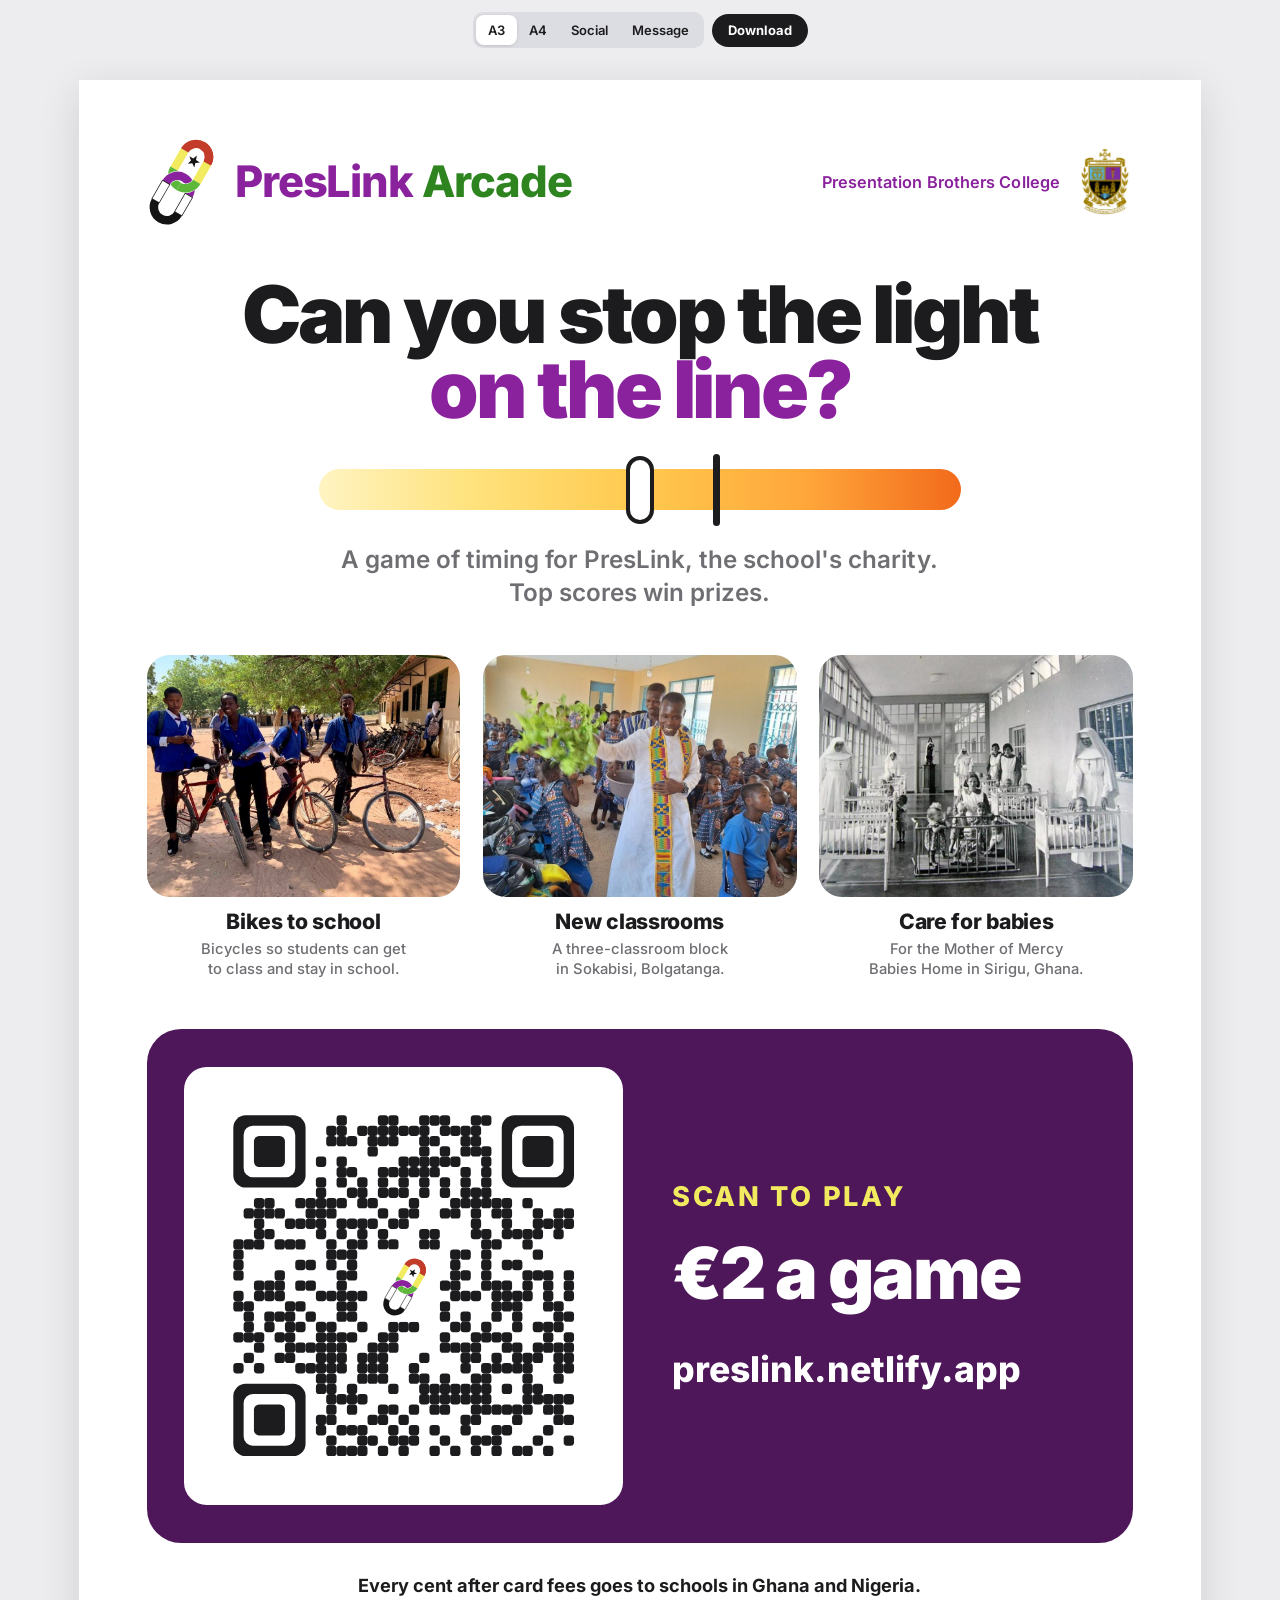
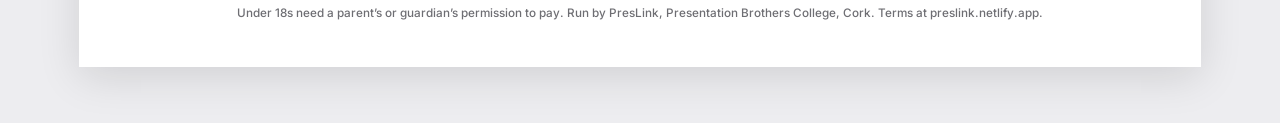
<file: site/poster.html>
<!doctype html>
<html lang="en">
<head>
  <meta charset="utf-8">
  <meta name="viewport" content="width=device-width, initial-scale=1">
  <meta name="robots" content="noindex">
  <title>PresLink Arcade poster</title>
  <meta name="description" content="The PresLink Arcade poster: A3 and A4 for printing, a picture for social media and one for messages.">
  <link rel="icon" href="/favicon.ico" sizes="32x32">
  <link rel="icon" href="/assets/icon.svg?v=7" type="image/svg+xml">
  <link rel="shortcut icon" href="/favicon.ico">
  <link rel="apple-touch-icon" href="/apple-touch-icon.png?v=7">
  <style>
    /* The poster in four formats, all drawn from this page (tools/posters.cjs saves them to posters/):
       ?f=a3 and ?f=a4 to print, ?f=social (1080 × 1350) for posts, ?f=message (1200 × 630) for messages and
       link previews. A4 is the A3 shrunk by 1/√2, as the paper is: every print size is in "u", a millimetre on A3.
       &mode=honours swaps the prize words for the honours ones; &closes=12 December and &org=NAME (RCN 20000000)
       add the closing date and the organiser to the small print.
       Paper: white, the name, the headline, three photos with what PresLink did there (the A3 says a line more about
       each), and a purple panel with the code, the price and the address. Screens (the post and the message): deep
       purple, the headline, three photos together, the price and the address; no code, since they are seen on the
       phone that would have to scan it. */
    @font-face { font-family: 'Inter'; font-weight: 500; font-display: block; src: url('fonts/static/inter-latin-500-normal.woff2') format('woff2'); }
    @font-face { font-family: 'Inter'; font-weight: 600; font-display: block; src: url('fonts/static/inter-latin-600-normal.woff2') format('woff2'); }
    @font-face { font-family: 'Inter'; font-weight: 700; font-display: block; src: url('fonts/static/inter-latin-700-normal.woff2') format('woff2'); }
    @font-face { font-family: 'Inter'; font-weight: 800; font-display: block; src: url('fonts/static/inter-latin-800-normal.woff2') format('woff2'); }
    @font-face { font-family: 'Inter'; font-weight: 900; font-display: block; src: url('fonts/static/inter-latin-900-normal.woff2') format('woff2'); }
    :root {
      --ink: #1c1c1e;
      --muted: #6e6e73;
      --green: #2e8520;
      --purple: #8a219d;
      --yellow: #f2ea5f;
      --plum: #4e1759; /* the logo's purple, deepened: the ground of the post, the message and the print panel */
    }
    * { box-sizing: border-box; }
    html, body { margin: 0; padding: 0; }
    body { background: #ededf0; color: var(--ink); font-family: Inter, -apple-system, BlinkMacSystemFont, system-ui, 'Segoe UI', Roboto, Helvetica, Arial, sans-serif; -webkit-font-smoothing: antialiased; text-rendering: optimizeLegibility; }
    p, h1, figure { margin: 0; }

    /* ---------- The pieces ---------- */
    .sheet { position: relative; display: flex; flex-direction: column; overflow: hidden; background: #fff; transform-origin: top left; flex: none; }
    .sheet > * { flex-shrink: 0; }
    .top { display: flex; align-items: center; justify-content: space-between; }
    .brand { display: flex; align-items: center; }
    .mark-tile { display: contents; }
    .mark { display: block; width: auto; }
    .wordmark { color: var(--purple); font-weight: 800; letter-spacing: -.025em; line-height: 1; white-space: nowrap; }
    .wordmark span { color: var(--green); }
    .school { display: flex; align-items: center; }
    .school-name { color: var(--purple); font-weight: 600; letter-spacing: .005em; line-height: 1; white-space: nowrap; }
    .crest { display: block; width: auto; }
    .hero { text-align: center; }
    h1 { font-weight: 900; line-height: .95; letter-spacing: -.04em; }
    h1 .g { color: var(--purple); }
    /* the game itself, drawn: the bar, the black line, the white light about to reach it */
    .bar { position: relative; margin-left: auto; margin-right: auto; border-radius: 999px; background: linear-gradient(90deg, #fff4c2 0%, #ffe27c 24%, #ffc94e 50%, #ffa63a 76%, #f26a1b 100%); }
    .bar .pin { position: absolute; left: 62%; background: var(--ink); }
    .bar .light { position: absolute; left: 50%; border-radius: 999px; background: #fff; border-style: solid; border-color: var(--ink); }
    .lede { color: var(--muted); font-weight: 600; line-height: 1.35; text-wrap: balance; }
    .lede span { display: block; }
    .price { display: inline-block; font-weight: 800; line-height: 1; letter-spacing: -.02em; }
    .url { font-weight: 800; line-height: 1.1; white-space: nowrap; }
    img { display: block; }
    /* three photos side by side, each with what PresLink did there */
    .stories { display: grid; grid-template-columns: repeat(3, minmax(0, 1fr)); }
    .stories figure { min-width: 0; }
    .stories img { width: 100%; object-fit: cover; background: #f2f2f4; }
    .stories figcaption { text-align: center; }
    .stories b { display: block; font-weight: 800; line-height: 1.15; letter-spacing: -.015em; }
    /* three photos together: one large, two stacked */
    .mosaic { display: grid; grid-template-columns: 1.35fr 1fr; grid-template-rows: 1fr 1fr; }
    .mosaic img { width: 100%; height: 100%; object-fit: cover; min-height: 0; }
    .mosaic .m1 { grid-row: 1 / 3; }
    /* the code, the price and the address in a purple panel */
    .scan { display: flex; align-items: center; }
    .qr-tile { background: #fff; flex: none; }
    .qr svg { display: block; width: 100%; height: 100%; }
    .scan-words { display: flex; flex-direction: column; }
    .scan-label { font-weight: 800; line-height: 1; letter-spacing: .1em; text-transform: uppercase; }
    .scan-price { font-weight: 900; line-height: 1; letter-spacing: -.03em; }
    .foot { text-align: center; }
    .promise { font-weight: 700; line-height: 1.3; text-wrap: balance; }
    .terms { color: var(--muted); font-weight: 500; line-height: 1.35; text-wrap: balance; }

    /* ---------- A3 and A4 ---------- */
    .print { --u: 1mm; }
    .print.a4 { --u: .70711mm; }
    .print .sheet { width: calc(297 * var(--u)); height: calc(420 * var(--u)); padding: calc(15 * var(--u)) calc(18 * var(--u)) calc(12 * var(--u)); }
    .print .top { height: calc(24 * var(--u)); }
    .print .brand { gap: calc(5 * var(--u)); }
    .print .mark { height: calc(24 * var(--u)); }
    .print .wordmark { font-size: calc(11.5 * var(--u)); }
    .print .school { gap: calc(4.5 * var(--u)); }
    .print .school-name { font-size: calc(4.3 * var(--u)); }
    .print .crest { height: calc(19 * var(--u)); }
    .print .hero { margin-top: calc(13 * var(--u)); }
    .print h1 { font-size: calc(21 * var(--u)); }
    .print .bar { width: calc(170 * var(--u)); height: calc(11 * var(--u)); margin-top: calc(11 * var(--u)); }
    .print .bar .pin { top: calc(-4 * var(--u)); width: calc(1.8 * var(--u)); height: calc(19 * var(--u)); margin-left: calc(-.9 * var(--u)); border-radius: var(--u); }
    .print .bar .light { top: calc(-3.5 * var(--u)); width: calc(7.5 * var(--u)); height: calc(18 * var(--u)); margin-left: calc(-3.75 * var(--u)); border-width: calc(1.1 * var(--u)); }
    .print .lede { margin: calc(9 * var(--u)) auto 0; max-width: calc(220 * var(--u)); font-size: calc(6.4 * var(--u)); }
    .print .stories { gap: calc(6 * var(--u)); margin-top: calc(12 * var(--u)); }
    .print .stories img { height: calc(76 * var(--u)); border-radius: calc(6 * var(--u)); }
    /* A3 only: a short line under each photo's heading (the A4 keeps the headings alone) */
    .stories .sub { display: none; }
    .print:not(.a4) .stories img { height: calc(64 * var(--u)); }
    .print:not(.a4) .stories .sub { display: block; margin: calc(1.6 * var(--u)) auto 0; max-width: calc(78 * var(--u)); color: var(--muted); font-size: calc(3.9 * var(--u)); font-weight: 500; line-height: 1.35; text-wrap: balance; }
    .print .stories figcaption { margin-top: calc(3.4 * var(--u)); }
    .print .stories b { font-size: calc(5.6 * var(--u)); }
    .print .scan { gap: calc(13 * var(--u)); margin-top: calc(13 * var(--u)); padding: calc(10 * var(--u)) calc(14 * var(--u)) calc(10 * var(--u)) calc(10 * var(--u)); border-radius: calc(9 * var(--u)); background: var(--plum); color: #fff; }
    .print .qr-tile { width: calc(116 * var(--u)); height: calc(116 * var(--u)); padding: calc(2 * var(--u)); border-radius: calc(6 * var(--u)); }
    .print .qr { width: 100%; height: 100%; }
    .print .scan-words { gap: calc(4 * var(--u)); }
    .print .scan-label { font-size: calc(7.2 * var(--u)); color: var(--yellow); }
    .print .scan-price { font-size: calc(19 * var(--u)); margin-top: calc(3 * var(--u)); white-space: nowrap; }
    .print .scan .url { margin-top: calc(7 * var(--u)); font-size: calc(9.4 * var(--u)); }
    .print footer { margin-top: auto; }
    .print .promise { font-size: calc(4.8 * var(--u)); }
    .print .terms { margin-top: calc(2.4 * var(--u)); font-size: calc(3.1 * var(--u)); }

    /* ---------- The post (1080 × 1350): the printed poster's look, with the address where the code would be ---------- */
    .social .sheet { width: 1080px; height: 1350px; padding: 58px 64px 46px; }
    .social .top { height: 92px; }
    .social .brand { gap: 18px; }
    .social .mark { height: 92px; }
    .social .wordmark { font-size: 44px; }
    .social .school { gap: 16px; }
    .social .school-name { font-size: 18px; }
    .social .crest { height: 74px; }
    .social .hero { margin-top: 44px; }
    .social h1 { font-size: 86px; }
    .social .bar { width: 640px; height: 40px; margin-top: 38px; }
    .social .bar .pin { top: -15px; width: 7px; height: 70px; margin-left: -3.5px; border-radius: 4px; }
    .social .bar .light { top: -13px; width: 28px; height: 66px; margin-left: -14px; border-width: 4px; }
    .social .lede { margin: 34px auto 0; max-width: 860px; font-size: 27px; }
    .social .mosaic { gap: 14px; height: 372px; margin-top: 38px; }
    .social .mosaic img { border-radius: 24px; }
    .social .scan { flex-direction: column; margin-top: 30px; padding: 30px 40px 34px; border-radius: 34px; background: var(--plum); color: #fff; }
    .social .scan-words { align-items: center; }
    .social .scan-label { order: 1; } .social .url { order: 2; } .social .scan-price { order: 3; }
    .social .scan-label { font-size: 23px; color: var(--yellow); }
    .social .url { margin-top: 10px; font-size: 62px; font-weight: 900; letter-spacing: -.03em; color: #fff; }
    .social .scan-price { margin-top: 18px; padding: 9px 26px; border-radius: 999px; background: var(--yellow); color: var(--plum); font-size: 30px; font-weight: 800; letter-spacing: -.02em; }
    .social footer { margin-top: auto; }
    .social .promise { font-size: 22px; }
    .social .terms { margin-top: 8px; font-size: 15px; }

    /* ---------- The message picture (1200 × 630, saved at twice that): the link's preview ---------- */
    .msg-card { display: none; }
    /* The message picture is the logo and the name on white, kept inside the centre square that small previews crop to. */
    .message .sheet { width: 1200px; height: 630px; padding: 0; background: #fff; display: grid; place-items: center; }
    .message .sheet > :not(.msg-card) { display: none !important; }
    .message .msg-card { display: flex; flex-direction: column; align-items: center; gap: 30px; }
    .message .msg-mark { height: 330px; width: auto; }
    .message .msg-word { font-size: 70px; font-weight: 800; letter-spacing: -.035em; line-height: 1; color: var(--purple); white-space: nowrap; }
    .message .msg-word span { color: var(--green); }


    /* ---------- On screen: the sheet scaled to fit, a switch between formats and the file to download ---------- */
    .tools { position: sticky; top: 0; z-index: 5; display: flex; flex-wrap: wrap; align-items: center; justify-content: center; gap: 8px; padding: 12px 16px; background: rgba(237, 237, 240, .92); -webkit-backdrop-filter: blur(12px); backdrop-filter: blur(12px); }
    .seg { display: inline-flex; padding: 3px; border-radius: 10px; background: #dcdce3; }
    .seg a { padding: 7px 12px; border-radius: 8px; color: var(--ink); font-size: 13px; font-weight: 600; text-decoration: none; white-space: nowrap; }
    .seg a[aria-current="page"] { background: #fff; box-shadow: 0 1px 3px rgba(0, 0, 0, .12); }
    .tools .save { padding: 10px 16px; border-radius: 999px; background: var(--ink); color: #fff; font-size: 13px; font-weight: 700; line-height: 1; text-decoration: none; white-space: nowrap; }
    .stage { display: flex; justify-content: center; overflow: hidden; padding: 20px 16px 56px; }
    .frame { flex: none; }
    .stage .sheet { box-shadow: 0 10px 40px rgba(0, 0, 0, .12); }
    body.render { background: #fff; }
    body.render .tools { display: none; }
    body.render .stage { display: block; padding: 0; }
    body.render .sheet { box-shadow: none; }

    @page { size: A3; margin: 0; }
    @media print {
      html, body { background: #fff; }
      .tools { display: none !important; }
      .stage { display: block; padding: 0; overflow: visible; }
      .frame { width: auto !important; height: auto !important; }
      .sheet { transform: none !important; box-shadow: none !important; break-after: avoid; }
      * { -webkit-print-color-adjust: exact; print-color-adjust: exact; }
    }
  </style>
  <style id="page-size"></style>
</head>
<body>
  <nav class="tools" aria-label="Formats">
    <span class="seg"><a href="?f=a3">A3</a><a href="?f=a4">A4</a><a href="?f=social">Social</a><a href="?f=message">Message</a></span>
    <a class="save" id="save" href="/a3">Download</a>
  </nav>

  <div class="stage">
    <div class="frame">
      <div class="sheet">
        <!-- The message picture (the small preview beside a shared link): only the logo and the name, so it reads at thumbnail size. -->
        <div class="msg-card"><img class="msg-mark" src="assets/preslink-mark.svg?v=5" alt=""><div class="msg-word">PresLink <span>Arcade</span></div></div>

        <header class="top">
          <div class="brand">
            <span class="mark-tile"><img class="mark" src="assets/preslink-mark.svg?v=5" alt=""></span>
            <div class="wordmark">PresLink <span>Arcade</span></div>
          </div>
          <div class="school">
            <div class="school-name">Presentation Brothers College</div>
            <img class="crest" src="assets/crest.jpg" alt="Presentation Brothers College crest">
          </div>
        </header>

        <div class="body">
          <section class="hero">
            <h1>Can you stop the light<br><span class="g">on the line?</span></h1>
            <div class="bar" aria-hidden="true"><span class="pin"></span><span class="light"></span></div>
            <p class="lede" id="lede">A game of timing for PresLink, the school's charity. <span id="lede-win">Top scores win prizes.</span></p>
          </section>

          <div class="mosaic">
            <img class="m1" src="assets/photo-bikes.jpg" alt="Students in Ghana with the bicycles PresLink bought them" style="object-position: 40% 30%">
            <img class="m2" src="assets/photo-classrooms.jpg" alt="A new classroom block PresLink funded in Ghana" style="object-position: 62% 45%">
            <img class="m3" src="assets/photo-babies.jpg" alt="The Mother of Mercy Babies Home in Sirigu, Ghana" style="object-position: 50% 55%">
          </div>
        </div>

        <section class="stories">
          <figure>
            <img src="assets/photo-bikes.jpg" alt="Students with bicycles" style="object-position: 50% 30%">
            <figcaption><b>Bikes to school</b><span class="sub">Bicycles so students can get to class and stay in school.</span></figcaption>
          </figure>
          <figure>
            <img src="assets/photo-classrooms.jpg" alt="A new classroom in Ghana" style="object-position: 62% 45%">
            <figcaption><b>New classrooms</b><span class="sub">A three-classroom block in Sokabisi, Bolgatanga.</span></figcaption>
          </figure>
          <figure>
            <img src="assets/photo-babies.jpg" alt="Mother of Mercy Babies Home" style="object-position: 50% 55%">
            <figcaption><b>Care for babies</b><span class="sub">For the Mother of Mercy Babies Home in Sirigu, Ghana.</span></figcaption>
          </figure>
        </section>

        <section class="scan">
          <div class="qr-tile"><div class="qr" id="qr" role="img" aria-label="QR code for PresLink Arcade"></div></div>
          <div class="scan-words">
            <p class="scan-label" id="scan-label">Scan to play</p>
            <p class="scan-price">€2 a game</p>
            <p class="url">preslink.netlify.app</p>
          </div>
        </section>

        <footer class="foot">
          <p class="promise">Every cent after card fees goes to schools in Ghana and Nigeria.</p>
          <p class="terms" id="terms"></p>
        </footer>

      </div>
    </div>
  </div>

  <script src="vendor/qrcode.js"></script>
  <script>
    (function () {
      'use strict';
      var TILE = "<g transform=\"translate(11.73 0) scale(0.08)\"><defs><clipPath id=\"qr-left\"><rect x=\"-3000\" y=\"-3000\" width=\"3000\" height=\"6000\"/></clipPath><clipPath id=\"qr-right\"><rect x=\"0\" y=\"-3000\" width=\"3000\" height=\"6000\"/></clipPath></defs><g transform=\"translate(633.2 422.52) scale(0.51) rotate(30)\"><path d=\"M -372 -301.5 V 301.5 M 372 -301.5 V 301.5\" fill=\"none\" stroke=\"#f2ea5f\" stroke-width=\"240\"/><path d=\"M -372 -300 A 372 372 0 0 1 372 -300\" fill=\"none\" stroke=\"#c33b29\" stroke-width=\"240\" /><path d=\"M 372 300 A 372 372 0 0 1 -372 300\" fill=\"none\" stroke=\"#5cb73b\" stroke-width=\"240\" /><g clip-path=\"url(#qr-left)\"><path d=\"M -372 750 A 372 372 0 0 1 372 750\" fill=\"none\" stroke=\"#ffffff\" stroke-width=\"272\" /></g><path d=\"M -372 750 A 372 372 0 0 1 372 750\" fill=\"none\" stroke=\"#8a219d\" stroke-width=\"240\" /><path d=\"M 372 1350 A 372 372 0 0 1 -372 1350\" fill=\"none\" stroke=\"#141414\" stroke-width=\"240\" /><rect x=\"-492\" y=\"750\" width=\"240\" height=\"600\" fill=\"#ffffff\" stroke=\"#141414\" stroke-width=\"22\" stroke-linejoin=\"miter\"/><rect x=\"252\" y=\"750\" width=\"240\" height=\"600\" fill=\"#ffffff\" stroke=\"#141414\" stroke-width=\"22\" stroke-linejoin=\"miter\"/><g clip-path=\"url(#qr-right)\"><path d=\"M 372 300 A 372 372 0 0 1 -372 300\" fill=\"none\" stroke=\"#ffffff\" stroke-width=\"272\" /><path d=\"M -372 -301.5 V 301.5 M 372 -301.5 V 301.5\" fill=\"none\" stroke=\"#f2ea5f\" stroke-width=\"240\"/><path d=\"M -372 -300 A 372 372 0 0 1 372 -300\" fill=\"none\" stroke=\"#c33b29\" stroke-width=\"240\" /><path d=\"M 372 300 A 372 372 0 0 1 -372 300\" fill=\"none\" stroke=\"#5cb73b\" stroke-width=\"240\" /></g><polygon points=\"0,-347 44.7,-227.5 172.1,-221.9 72.3,-142.5 106.4,-19.6 0,-90 -106.4,-19.6 -72.3,-142.5 -172.1,-221.9 -44.7,-227.5\" fill=\"#141414\"/></g></g>";
      var SITE = 'https://preslink.netlify.app/';
      var FORMATS = {
        a3: { cls: 'print', tag: 'a3', page: 'A3' },
        a4: { cls: 'print a4', tag: 'a4', page: 'A4' },
        social: { cls: 'social', tag: 'social' },
        message: { cls: 'message', tag: 'msg' },
      };
      var params = new URLSearchParams(location.search);
      var f = FORMATS[params.get('f')] ? params.get('f') : 'a3';
      var fmt = FORMATS[f];
      var honours = params.get('mode') === 'honours';
      var closes = (params.get('closes') || '').trim().slice(0, 40);
      var org = (params.get('org') || '').trim().slice(0, 120);
      document.body.className = fmt.cls + (params.has('render') ? ' render' : '');
      document.getElementById('page-size').textContent = fmt.page ? '@page { size: ' + fmt.page + '; margin: 0; }' : '';
      Array.prototype.forEach.call(document.querySelectorAll('.seg a'), function (a) { if (a.getAttribute('href') === '?f=' + f) a.setAttribute('aria-current', 'page'); });
      var save = document.getElementById('save'), label = { a3: 'A3', a4: 'A4', social: 'Social', message: 'Message' }[f];
      save.href = '/' + f;
      save.setAttribute('download', 'PresLink-Arcade-' + label + (fmt.page ? '.pdf' : '.png'));
      document.title = 'PresLink Arcade poster · ' + label;

      // Each format keeps only its own pieces: the code is for paper and messages, the photos for paper and posts.
      var drop = function (sel) { Array.prototype.forEach.call(document.querySelectorAll(sel), function (el) { el.remove(); }); };
      // The code is for paper only: the post and the message are read on the phone that would have to scan it, so they
      // carry the address and three photos instead. Paper carries the photos as captioned stories and the code in a
      // purple panel with the prices.
      if (f === 'social') { drop('.qr-tile, .stories'); document.getElementById('scan-label').textContent = 'Play now at'; }
      else if (f === 'message') drop('.stories, .terms, .scan');
      else drop('.mosaic');

      if (honours) document.getElementById('lede-win').textContent = 'Top scores are honoured.';
      var terms = document.getElementById('terms');
      if (terms) {
// The small print: who may pay, who runs it and where the terms are. The post carries only the first.
        var minors = 'Under 18s need a parent’s or guardian’s permission to pay.';
        terms.textContent = f === 'social' ? minors
          : minors + ' Run by PresLink, Presentation Brothers College, Cork' + (org ? ', under ' + org : '') + '.'
            + (closes ? ' The game closes on ' + closes + '.' : '') + ' Terms at preslink.netlify.app.';
      }

      // ---- The QR code, as inline SVG ----
      // Error correction H (30 %), so the centre tile and the rounded modules stay well inside what a reader can
      // repair. The SVG carries its own four-module quiet zone (ISO/IEC 18004), so nothing printed beside the code
      // can crowd it. The finder patterns are only lightly rounded, so the 1:1:3:1:1 ratio readers look for survives.
      var box = document.getElementById('qr');
      if (box) {
        var url = SITE + '?r=' + fmt.tag;
        var INK = '#1c1c1e';
        var qr = qrcode(0, 'H');
        qr.addData(url);
        qr.make();
        var n = qr.getModuleCount(), quiet = 4, size = n + quiet * 2;
        var num = function (v) { return (Math.round(v * 1000) / 1000).toString(); };
        // The centre tile: about a fifth of the code, whole modules, centred on the grid.
        var k = Math.round(n * 0.21);
        if ((k % 2) !== (n % 2)) k += 1;
        var first = (n - k) / 2, tx = first + quiet;
        var inFinder = function (r, c) { return (r < 7 && c < 7) || (r < 7 && c >= n - 7) || (r >= n - 7 && c < 7); };
        var underTile = function (r, c) { return r >= first && r < first + k && c >= first && c < first + k; };
        var out = ['<svg xmlns="http://www.w3.org/2000/svg" viewBox="0 0 ' + size + ' ' + size + '" shape-rendering="geometricPrecision">', '<rect width="' + size + '" height="' + size + '" fill="#fff"/>', '<g fill="' + INK + '">'];
        for (var r = 0; r < n; r++) {
          for (var c = 0; c < n; c++) {
            if (!qr.isDark(r, c) || inFinder(r, c) || underTile(r, c)) continue;
            out.push('<rect x="' + (c + quiet) + '" y="' + (r + quiet) + '" width="1" height="1" rx="0.3"/>');
          }
        }
        var finder = function (x, y) {
          out.push('<rect x="' + x + '" y="' + y + '" width="7" height="7" rx="1.2" fill="' + INK + '"/>');
          out.push('<rect x="' + (x + 1) + '" y="' + (y + 1) + '" width="5" height="5" rx="0.9" fill="#fff"/>');
          out.push('<rect x="' + (x + 2) + '" y="' + (y + 2) + '" width="3" height="3" rx="0.5" fill="' + INK + '"/>');
        };
        finder(quiet, quiet); finder(quiet + n - 7, quiet); finder(quiet, quiet + n - 7);
        out.push('</g>');
        // the centre tile: the PresLink mark, inline so it always prints
        out.push('<rect x="' + num(tx) + '" y="' + num(tx) + '" width="' + num(k) + '" height="' + num(k) + '" rx="' + num(k * 0.18) + '" fill="#fff"/>');
        var cw = k * 0.8, cx = tx + (k - cw) / 2;
        out.push('<g transform="translate(' + num(cx) + ' ' + num(cx) + ') scale(' + num(cw / 100) + ')">' + TILE + '</g>');
        out.push('</svg>');
        box.innerHTML = out.join('');
        box.setAttribute('data-url', url);
      }

      // ---- On screen: shrink the sheet to the window ----
      var sheet = document.querySelector('.sheet'), frame = document.querySelector('.frame');
      function fit() {
        if (document.body.classList.contains('render')) return;
        sheet.style.transform = '';
        var w = sheet.offsetWidth, h = sheet.offsetHeight;
        var s = Math.min(1, (document.documentElement.clientWidth - 32) / w);
        sheet.style.transform = s < 1 ? 'scale(' + s + ')' : '';
        frame.style.width = Math.round(w * s) + 'px';
        frame.style.height = Math.round(h * s) + 'px';
      }
      fit();
      window.addEventListener('resize', fit);
      window.addEventListener('beforeprint', function () { sheet.style.transform = ''; frame.style.width = ''; frame.style.height = ''; });
      window.addEventListener('afterprint', fit);
    })();
  </script>
</body>
</html>
</file>
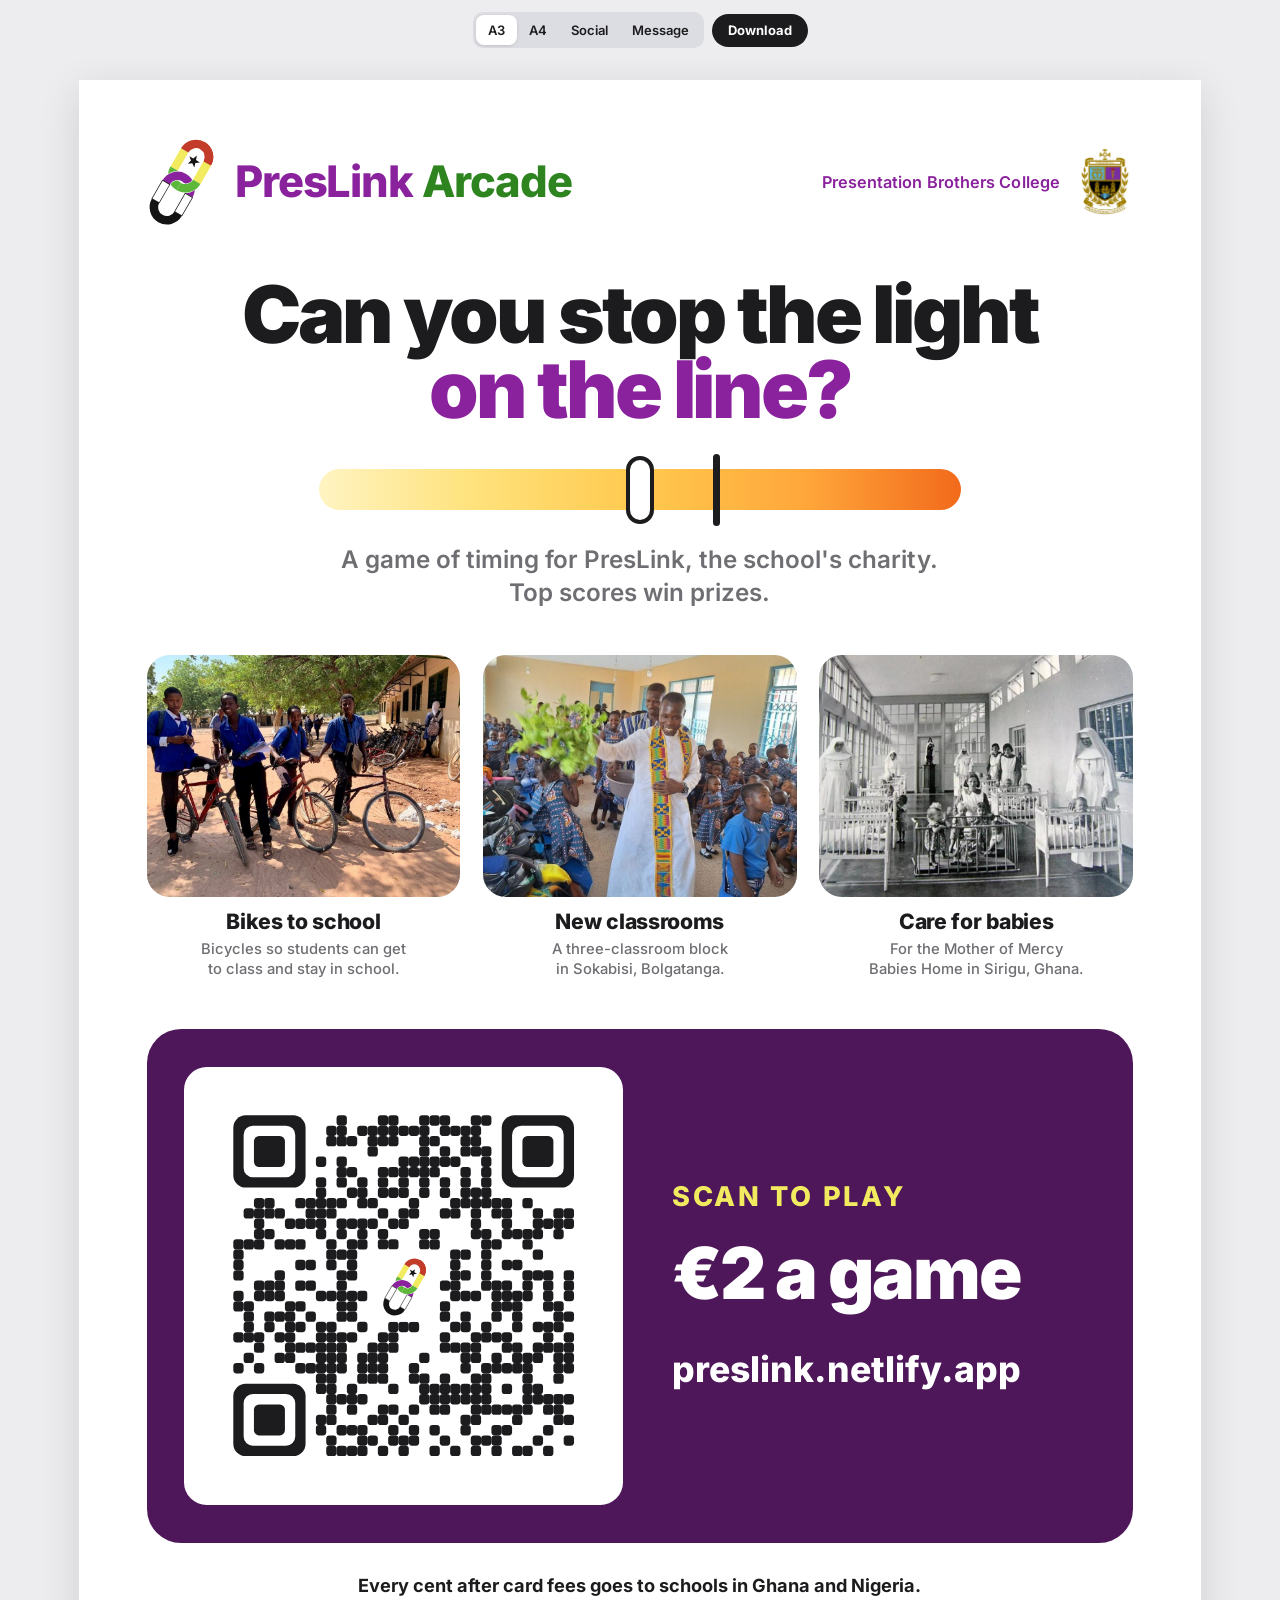
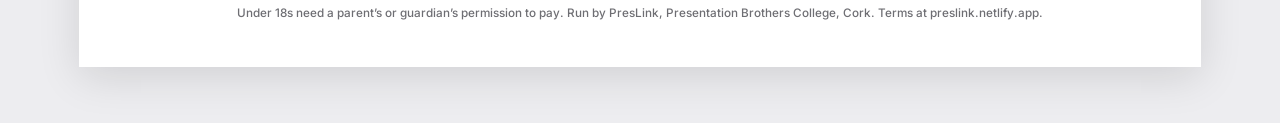
<file: site/qr.html>
<!doctype html>
<html lang="en">
<head>
  <meta charset="utf-8">
  <meta name="viewport" content="width=device-width, initial-scale=1">
  <meta name="robots" content="noindex">
  <title>PresLink Arcade poster</title>
  <link rel="icon" href="/favicon.ico" sizes="32x32">
  <link rel="icon" href="/assets/icon.svg?v=7" type="image/svg+xml">
  <link rel="shortcut icon" href="/favicon.ico">
  <link rel="apple-touch-icon" href="/apple-touch-icon.png?v=7">
  <script>location.replace('poster.html' + location.search + location.hash);</script>
  <meta http-equiv="refresh" content="0; url=poster.html">
  <style>
    body { margin: 0; min-height: 100vh; display: grid; place-items: center; font-family: Inter, -apple-system, BlinkMacSystemFont, system-ui, sans-serif; color: #1c1c1e; background: #ededf0; }
    a { color: #2e8520; font-weight: 700; }
  </style>
</head>
<body>
  <p>The poster moved: <a id="go" href="poster.html">open the A3 poster</a>.</p>
  <script>document.getElementById('go').href = 'poster.html' + location.search + location.hash;</script>
</body>
</html>
</file>
<file: site/styles.css>
/* Inter, served from this site (no third-party font request): latin only, every weight in one variable file.
   Apple devices draw the system font first and never download it. */
@font-face { font-family: 'Inter'; font-style: normal; font-weight: 100 900; font-display: swap; src: url('fonts/inter-latin-wght-normal.woff2') format('woff2'); unicode-range: U+0000-00FF, U+0131, U+0152-0153, U+02BB-02BC, U+02C6, U+02DA, U+02DC, U+0304, U+0308, U+0329, U+2000-206F, U+20AC, U+2122, U+2191, U+2193, U+2212, U+2215, U+FEFF, U+FFFD; }
/* PresLink Arcade
   White and plain, after Duolingo: white pages and cards with a light grey edge, white buttons with a lip,
   large titles, tabs underlined in green, tabular numerals. Palette is the charity's: green for actions,
   orange for the light and progress, yellow from the PresLink mark; the school's purple only where the school is
   meant. No tinted boxes, no glows. */
:root {
  --bg: #ffffff;
  --surface: #ffffff;
  --ink: #1c1c1e;
  --text: #48484a;
  --muted: #6e6e73; /* 5:1 on white */
  --muted-d: #6e6e73; /* muted text that still passes 4.5:1 on white */
  --muted-2: #c7c7cc;
  --sep: #e5e5ea;
  --fill: #ececf0;
  --fill-2: #dfdfe6;
  /* One palette, taken from the PresLink logo. Each colour has one job:
     purple  PresLink, the charity and the school       green   things you do (Play, Start, Save) and success
     yellow  the game: its bar and light, first place     grey    everything secondary        red   errors only */
  --purple: #8a219d; /* the logo's purple; 7.5:1 on white */
  --purple-d: #6c1a7b;
  --purple-l: #f6ecf8;
  --green: #2e8520; /* the logo's leaf green, deep enough for white button text (4.7:1) */
  --green-d: #236617;
  --green-l: #ebf6e6;
  --yellow: #f2ea5f; /* the logo's yellow */
  --yellow-l: #fbf8d6;
  --yellow-d: #6f6500; /* text on yellow */
  --yellow-edge: #d9cd2c;
  /* the game's bar: a warm sweep from pale yellow to orange, the one gradient on the site */
  --slider: linear-gradient(90deg, #fff4c2 0%, #ffe27c 24%, #ffc94e 50%, #ffa63a 76%, #f26a1b 100%);
  --red: #c33b29; /* the logo's red */
  --line: #e5e5e5;
  --r: 14px;
  --r-lg: 20px;
  --tab-h: 64px;
  --tab-gap: 0px;
  --tb-x: max(8px, calc((100vw - 520px) / 2)); /* the bar spans the screen; its four buttons keep to a 520px column */
  --font: -apple-system, BlinkMacSystemFont, 'Inter', 'Segoe UI', Roboto, Helvetica, Arial, sans-serif;
}

* { box-sizing: border-box; }
html { -webkit-text-size-adjust: 100%; }
body { margin: 0; background: var(--bg); color: var(--ink); font-family: var(--font); font-weight: 400; font-size: 16px; line-height: 1.4; min-height: 100dvh; overscroll-behavior-y: none; -webkit-tap-highlight-color: transparent; -webkit-font-smoothing: antialiased; }
[hidden] { display: none !important; }
button { font: inherit; color: inherit; position: relative; touch-action: manipulation; }
a, label, input { touch-action: manipulation; }
picture { display: block; }
/* iPhone haptics: a transparent label over each plain button, wired to a hidden switch (see hap() in app.js). */
.hap { position: absolute; inset: 0; z-index: 1; border-radius: inherit; -webkit-tap-highlight-color: transparent; }
.hap input { position: absolute; width: 1px; height: 1px; margin: 0; visibility: hidden; }
/* the game's own label covers the whole card; its controls sit above it */
.game { position: relative; }
.game > .game-top { position: relative; z-index: 2; }
img { max-width: 100%; display: block; }
.shell { max-width: 520px; margin: 0 auto; padding: 0 16px calc(var(--tab-h) + 24px + env(safe-area-inset-bottom)); }
@keyframes rise { from { opacity: 0; transform: translateY(10px); } to { opacity: 1; transform: none; } }
/* Movement off: these rules come before the animations they stop, so they carry !important. */
@media (prefers-reduced-motion: reduce) { .screen, .screen > *, .board li, .result > *, .lights .lt, .dot, .box.filled, .avatar.big, .tabbar button.active svg, .toast, .sheet-backdrop { animation: none !important; } .segmented .thumb, .tab-ind { transition: none !important; } }
@keyframes fade { from { opacity: 0; } to { opacity: 1; } }
:focus-visible { outline: 3px solid var(--green); outline-offset: 2px; border-radius: 8px; }

/* Type */
h1, h2, h3 { margin: 0; line-height: 1.15; color: var(--ink); font-weight: 700; letter-spacing: -.02em; }
.title { padding: 12px 4px 12px; }
.title h1 { font-size: 26px; font-weight: 800; letter-spacing: -.03em; }
/* The two bundles are tiles: what you get and what it costs. */
.bundles-line { display: grid; grid-template-columns: 1fr 1fr; gap: 10px; margin: 14px 0 0; }
.bundles-line > span { display: none; }
.bundles-line .link { display: grid; justify-items: center; gap: 2px; font-size: 14px; color: var(--ink); font-weight: 700; background: var(--surface); border-radius: 12px; padding: 9px 12px; transition: transform .08s ease; }
.sr-only { position: absolute; width: 1px; height: 1px; overflow: hidden; clip: rect(0 0 0 0); white-space: nowrap; }
.card-h { font-size: 11px; font-weight: 700; color: var(--muted-d); text-transform: uppercase; letter-spacing: .08em; margin: 0; padding: 14px 16px 0; }
.card.pad > .card-h { padding: 0 2px 0; }
.cell.quiet { color: var(--muted-d); }
button.cell { transition: background .18s ease; }
.card-h + .cell { position: static; } .card-h + .cell::before { display: none; }
p { margin: 0 0 10px; }
.small { font-size: 13px; }
.muted { color: var(--muted); }
.center { text-align: center; }
.link { background: none; border: 0; padding: 6px 4px; color: var(--green); font-weight: 600; cursor: pointer; border-radius: 8px; }
.link.center { display: block; width: 100%; text-align: center; margin-top: 12px; }
.link.quiet { color: var(--muted); }
.stack { display: grid; gap: 10px; }
.grid-2 { display: grid; grid-template-columns: 1fr 1fr; gap: 10px; }
.stack > *, .grid-2 > * { min-width: 0; }

/* Surfaces: white grouped cards */
.card { background: var(--surface); border-radius: 16px; overflow: hidden; border: 2px solid var(--line); }
/* solid colour blocks: the main destinations, text only, with a darker lip that presses down */
.card + .card, form + .card, .btn + .card { margin-top: 14px; }
.card.pad { padding: 14px; }
.pad-x { padding: 4px 14px 14px; }
.cell { display: grid; grid-template-columns: 1fr auto; align-items: center; gap: 12px; width: 100%; min-height: 48px; padding: 12px 16px; background: none; border: 0; text-align: left; color: var(--ink); font-size: 15px; font-weight: 600; cursor: default; }
button.cell { cursor: pointer; }
button.cell:active { background: var(--fill); }
.cell + .cell { position: relative; }
.cell + .cell::before { content: ''; position: absolute; left: 18px; right: 0; top: 0; height: 1px; background: var(--sep); }
.card > .cell:first-child { border-radius: var(--r) var(--r) 0 0; }
.card > .cell:last-child { border-radius: 0 0 var(--r) var(--r); }
.card > .cell:only-child { border-radius: var(--r); }
.cell .chev { color: var(--muted-2); font-size: 22px; font-weight: 600; line-height: 1; }
.cell strong { font-weight: 600; font-variant-numeric: tabular-nums; }
.cell.danger { color: var(--red); }
.cell small { display: block; color: var(--muted); font-size: 13px; font-weight: 400; margin-top: 1px; }

/* App bar: logo left, money raised right, on every screen */
.appbar { position: sticky; top: 0; z-index: 6; display: flex; align-items: center; justify-content: space-between; gap: 12px; height: 56px; margin: 0 -16px; padding: env(safe-area-inset-top) 16px 0; background: rgba(255, 255, 255, .9); -webkit-backdrop-filter: saturate(180%) blur(18px); backdrop-filter: saturate(180%) blur(18px); }
.brand { display: inline-flex; align-items: center; gap: 8px; text-decoration: none; color: var(--ink); font-weight: 700; font-size: 17px; letter-spacing: -.01em; }
.brand img { width: auto; height: 30px; }
.brand b { color: var(--green); font-weight: 700; }
.raised { display: grid; grid-template-columns: auto auto; align-items: center; gap: 8px; position: relative; }
.ring { width: 30px; height: 30px; transform: rotate(-90deg); }
.ring circle { fill: none; stroke-width: 4; }
.ring-bg { stroke: var(--sep); }
.ring-fg { stroke: var(--purple); stroke-linecap: round; transition: stroke-dasharray 1.4s cubic-bezier(.2, .8, .2, 1); }
.raised-t { display: grid; line-height: 1.05; text-align: left; }
.raised-n { font-weight: 700; font-size: 17px; color: var(--ink); font-variant-numeric: tabular-nums; letter-spacing: -.01em; display: inline-flex; align-items: flex-end; line-height: 1.1em; white-space: nowrap; }
/* each digit cell is a one-cell grid: the outgoing and incoming digit share the cell, so the cell is as wide as the glyph and only the vertical slide is clipped */
/* digits roll like a mechanical counter: each change slides the old digit up and the new one in from below */
.raised-l { font-size: 10px; font-weight: 600; color: var(--muted); text-transform: uppercase; letter-spacing: .08em; }
@keyframes bump { 0% { transform: scale(1); } 40% { transform: scale(1.18); } 100% { transform: scale(1); } }

/* Buttons */
.btn { display: inline-flex; align-items: center; justify-content: center; gap: 8px; width: 100%; min-height: 46px; padding: 10px 16px; border-radius: 14px; border: 0; background: var(--fill); color: var(--ink); font-weight: 700; font-size: 16px; cursor: pointer; text-decoration: none; user-select: none; transition: transform .08s ease, background .15s ease, opacity .15s; letter-spacing: -.01em; }
.btn { background: var(--surface); }
/* Lipped controls (buttons, the bundle links, the letter keys): a face and a lip under it that shrinks while
   pressed. --face is drawn inside the edge, --lip-c is the lip's colour. */
.btn, .key, .bundles-line .link { --face: inset 0 0 0 2px var(--line); --lip-c: var(--line); --lip: 3px; box-shadow: var(--face), 0 var(--lip) 0 var(--lip-c); }
.btn:active, .key:active, .bundles-line .link:active { --lip: 1px; transform: translateY(2px); }
/* Keyboard focus on them: one even ring, 2px clear of the face and of the lip. */
.btn:focus-visible, .key:focus-visible, .bundles-line .link:focus-visible { outline: none; box-shadow: var(--face), 0 var(--lip) 0 var(--lip-c), 0 0 0 2px var(--surface), 0 var(--lip) 0 2px var(--surface), 0 0 0 5px var(--green), 0 var(--lip) 0 5px var(--green); }
/* Rows in a card, the board's tabs and the tab bar's buttons: the ring goes inside their edge, where the card,
   the tab's underline and the screen's edge can't cut it. The pill links keep theirs close. */
.cell:focus-visible { outline-offset: -3px; border-radius: 0; }
.cell:focus-visible::before { display: none; }
.segmented .tab:focus-visible, .segmented button:focus-visible { outline-offset: -6px; border-radius: 13px; }
.tabbar button:focus-visible { outline-offset: -3px; }
.btn:disabled { opacity: .45; cursor: not-allowed; transform: none; }
.btn-primary { background: var(--green); color: #fff; }
.btn-red { background: var(--red); color: #fff; --face: 0 0 #0000; --lip-c: #a32d2d; }
.btn-xl { min-height: 52px; border-radius: 16px; font-size: 16px; letter-spacing: -.01em; }
.btn-small { width: auto; min-height: 44px; padding: 6px 14px; font-size: 15px; border-radius: 10px; }
.chip { display: inline-flex; align-items: center; gap: 6px; background: var(--surface); box-shadow: inset 0 0 0 2px var(--line); color: var(--ink); border: 0; border-radius: 999px; padding: 6px 12px; font-weight: 600; font-size: 13px; white-space: nowrap; font-variant-numeric: tabular-nums; }
.game-top .back { width: 44px; height: 44px; margin-left: -10px; border-radius: 12px; background: none; border: 0; color: var(--green); font-size: 28px; line-height: 1; cursor: pointer; padding: 0; }

/* Segmented control */
.segmented { position: relative; display: grid; grid-auto-flow: column; grid-auto-columns: 1fr; margin: 0 0 14px; padding: 4px; border-radius: 14px; background: var(--fill); }
.segmented .thumb { position: absolute; top: 4px; bottom: 4px; left: 4px; width: calc((100% - 8px) / var(--n, 3)); border-radius: 11px; background: var(--surface); box-shadow: 0 1px 3px rgba(0, 0, 0, .1), 0 1px 1px rgba(0, 0, 0, .04); transform: translateX(calc(var(--i, 0) * 100%)); pointer-events: none; }
.segmented > :not(.thumb) { position: relative; z-index: 1; }
.segmented button, .segmented .tab { border: 0; background: transparent; min-height: 40px; border-radius: 11px; font-weight: 700; font-size: 15px; color: var(--muted); cursor: pointer; transition: color .15s; }
.segmented button.active, .segmented button.on, .segmented .tab.active { background: transparent; color: var(--ink); box-shadow: none; }

/* Choice buttons (student / teacher on the result screen) */
.segmented .thumb { transition: transform .32s cubic-bezier(.2, .8, .2, 1), opacity .2s; }

/* Forms */
.initials { position: relative; display: flex; justify-content: center; gap: 14px; padding: 12px 0 4px; }
.box { position: relative; width: 64px; height: 78px; padding: 0; border: 0; border-radius: 16px; background: var(--surface); box-shadow: inset 0 0 0 2px var(--line); display: grid; place-items: center; font: inherit; font-size: 34px; font-weight: 700; color: var(--ink); cursor: pointer; transition: background .15s, outline-color .15s, transform .1s; }
.box:active { transform: scale(.96); }
.box.filled { animation: boxpop .28s cubic-bezier(.2, .9, .3, 1.3); }
@keyframes boxpop { 0% { transform: scale(.86); } 100% { transform: scale(1); } }
.box, .key { touch-action: manipulation; -webkit-user-select: none; user-select: none; }
.box.filled::after { content: ''; position: absolute; top: -9px; right: -9px; width: 24px; height: 24px; border-radius: 50%; background: var(--red) linear-gradient(#fff, #fff) center / 11px 2.5px no-repeat; box-shadow: 0 0 0 2.5px #fff; animation: pop .25s cubic-bezier(.2, .9, .3, 1.3) both; }
.letterpad { display: grid; grid-template-columns: repeat(7, 1fr); gap: 6px; margin-top: 14px; }
.key { min-height: 48px; padding: 0; border: 0; border-radius: 11px; background: var(--bg); color: var(--ink); font: inherit; font-size: 18px; font-weight: 700; cursor: pointer; display: grid; place-items: center; transition: transform .08s, background .12s, opacity .2s; }
.key { background: var(--fill); --face: 0 0 #0000; --lip-c: var(--fill-2); }
.key.back { grid-column: span 2; color: var(--muted); }
.letterpad.full .key:not(.back) { opacity: .45; }
#edit-form .letterpad { margin-left: -6px; margin-right: -6px; }
@media (max-width: 374px) { .letterpad { grid-template-columns: repeat(6, 1fr); gap: 5px; } .key.back { grid-column: span 4; } }
.box.active { outline: 3px solid var(--green); outline-offset: 0; }
.box.opt { background: transparent; box-shadow: none; outline: 2px dashed var(--fill-2); outline-offset: -2px; }
.box.opt.active { outline: 2px solid var(--green); }
.box.opt:not(.filled)::before { content: '+'; color: var(--muted-2); font-size: 28px; font-weight: 500; }
.box.opt.active:not(.filled)::before { color: var(--green); opacity: .6; }
.box.opt.filled { background: var(--surface); box-shadow: inset 0 0 0 2px var(--line); outline: 0; }
.box.opt.filled.active { outline: 2px solid var(--green); }
.field { display: grid; grid-template-columns: 1fr; gap: 4px; padding: 10px 16px; }
.field > span { font-size: 13px; font-weight: 500; color: var(--muted); }
.field input { width: 100%; min-height: 32px; padding: 2px 0; border: 0; background: transparent; color: var(--ink); font: inherit; font-weight: 500; font-size: 17px; }
.field input:focus { outline: none; }
.field + .field { position: relative; }
.field + .field::before { content: ''; position: absolute; left: 16px; right: 0; top: 0; height: 1px; background: var(--sep); }
.field input:disabled { color: var(--muted); }
.field-error { color: var(--red); font-weight: 500; font-size: 14px; margin: 8px 4px 0; }

/* Sheets */
.sheet-backdrop { position: fixed; inset: 0; z-index: 20; animation: fade .25s ease-out; }
.sheet { position: fixed; left: 0; right: 0; bottom: var(--kb, 0px); z-index: 21; max-width: 520px; margin: 0 auto; background: var(--surface); border-radius: 22px 22px 0 0; padding: 8px 18px calc(18px + env(safe-area-inset-bottom)); max-height: 88vh; max-height: calc(92dvh - var(--kb, 0px)); overflow: auto; animation: slideup .4s cubic-bezier(.2, .8, .2, 1); transition: bottom .15s ease-out; }
.sheet::before { content: ''; display: block; width: 36px; height: 5px; border-radius: 3px; background: var(--muted-2); margin: 0 auto 12px; }
@keyframes slideup { from { transform: translateY(40px); opacity: 0; } to { transform: none; opacity: 1; } }
.sheet-head { display: flex; align-items: center; justify-content: space-between; margin-bottom: 14px; }
.sheet-head h2 { font-size: 20px; }
.close { width: 36px; height: 36px; margin-right: -8px; border-radius: 50%; border: 0; background: none; color: var(--muted); font-size: 24px; font-weight: 500; cursor: pointer; }
.sheet-body h3 { font-size: 15px; margin: 18px 0 4px; }
.sheet-body p { font-size: 15px; color: var(--text); }
.sheet .demo-track { margin: 8px 6px 22px; }

/* Home */
/* Home: one centred column in the middle of the screen. The headline and its one rule, the game's bar, Play, the
   two bundles, How to play; under them the charity in one purple line and the permission line. */
[data-screen="home"] { display: flex; flex-direction: column; justify-content: center; min-height: calc(100dvh - var(--tab-h) - 72px - env(safe-area-inset-bottom)); padding: 12px 0 18px; }
.hero-card { width: 100%; max-width: 480px; margin: 0 auto; padding: 0 2px; text-align: center; }
.hero-h { font-size: 34px; font-weight: 800; letter-spacing: -.04em; line-height: 1.04; margin: 0; text-wrap: balance; }
.hero-rule { margin: 12px auto 0; max-width: 360px; color: var(--muted-d); font-size: 15px; font-weight: 500; line-height: 1.4; text-wrap: balance; }
.hero-rule span { display: block; }
.hero-p { margin: 0 0 16px; color: var(--muted); font-size: 14px; font-weight: 500; line-height: 1.45; }
/* the charity first: who the money goes to, in one quiet line, with the way to read more */
/* The charity: one purple line with the crest, the whole of it a way to About */
/* Home: the top three of the Everyone board, a tap from the full leaderboard */
.home-top { width: 100%; max-width: 480px; margin: 26px auto 0; }
.home-top-head { display: flex; align-items: center; justify-content: space-between; padding: 0 2px 8px 4px; }
.home-top-head h2 { margin: 0; font-size: 17px; font-weight: 800; letter-spacing: -.01em; color: var(--ink); }
.home-top-head .link { display: inline-flex; align-items: center; gap: 4px; min-height: 40px; padding: 6px 8px; color: var(--green-d); font-size: 14px; font-weight: 700; }
.home-top-head .link span { font-size: 19px; line-height: 1; margin-top: -2px; }
.home-board { padding: 2px 0; }
.home-board li { min-height: 54px; }
.home-board .rank { width: 28px; height: 28px; border-radius: 50%; display: grid; place-items: center; font-size: 13px; font-weight: 800; color: var(--ink); background: var(--fill); }
.home-board .rank.r1 { background: var(--yellow); }
.home-board li.me .rank { color: var(--ink); }
.home-board .ghost-tile { width: 44px; height: 34px; border: 2px dashed var(--line); border-radius: 9px; }
.home-board li.empty-row { animation: none; }
.home-board li.empty-row .who { color: var(--muted); font-weight: 700; }
.home-board li.empty-row .pts { color: var(--muted-2); }
.cause { display: flex; align-items: center; gap: 12px; width: 100%; max-width: 480px; margin: 30px auto 0; padding: 14px 16px; border: 0; border-radius: 16px; background: var(--purple-l); color: var(--purple-d); text-align: left; font: inherit; cursor: pointer; transition: transform .12s ease, background .15s ease; }
.cause:active { transform: scale(.985); }
.cause-crest { flex: none; width: 24px; height: 29px; }
.cause .hero-cause { flex: 1; font-size: 14px; font-weight: 600; line-height: 1.4; text-wrap: pretty; }
.cause-go { flex: none; color: var(--purple); font-size: 24px; font-weight: 600; line-height: 1; }
/* How to play: a clear green link with its question mark, under the price buttons */
.howto { display: inline-flex; align-items: center; gap: 9px; min-height: 48px; margin: 12px auto 0; padding: 6px 16px; border: 0; border-radius: 14px; background: none; color: var(--green-d); font: inherit; font-size: 16px; font-weight: 700; cursor: pointer; transition: background .15s ease, transform .1s ease; }
.howto:active { transform: scale(.97); background: var(--green-l); }
.how-ic { width: 24px; height: 24px; border-radius: 50%; background: var(--green); color: #fff; display: grid; place-items: center; font-size: 15px; font-weight: 800; line-height: 1; }

.hero-card .bundles-line { margin-top: 0; }
/* The home preview is the game's bar in miniature: the same gradient, the black line and the white light, sweeping by a transform. */
.demo-track { position: relative; height: 44px; border-radius: 22px; background: var(--slider); margin: 40px 6px 34px; }
.demo-pin { position: absolute; left: 64%; top: -10px; bottom: -10px; width: 3px; margin-left: -1.5px; border-radius: 2px; background: var(--ink); }
.demo-pin::before { content: ''; position: absolute; left: 50%; top: -14px; width: 12px; height: 12px; margin-left: -6px; border-radius: 50%; background: var(--ink); }
.demo-marker { position: absolute; left: 0; top: -8px; bottom: -8px; width: 10px; border-radius: 5px; background: #fff; box-shadow: 0 0 0 2px #1c1c1e, 0 2px 4px rgba(0, 0, 0, .14); animation: demosweep 2.6s cubic-bezier(.45, 0, .55, 1) infinite alternate; will-change: transform; }
@keyframes demosweep { from { transform: translateX(4px); } to { transform: translateX(var(--sweep, 280px)); } }
@media (prefers-reduced-motion: reduce) { .score.pop, .marker.hit::after, .result-kicker.best, .cab-led strong.bump, .cab-panel.hit, .btn.pop, .game.enter { animation: none !important; } }
/* the coin and the tokens jump to where they end: the coin gone into the slot, each token in the tray */
@media (prefers-reduced-motion: reduce) { .cab-coin.drop, .cab-token.out { animation-duration: .01s !important; } }
@media (prefers-reduced-motion: reduce) { .demo-marker { animation: none !important; left: 64%; margin-left: -5px; } }
.hero-card .btn-xl { margin-bottom: 10px; }
#home-play { min-height: 60px; font-size: 18px; border-radius: 18px; }
.hero-card .bundles-line .link { min-height: 50px; font-size: 15px; }
.notice { margin: 12px 0 0; padding: 9px 12px; border-radius: 12px; background: var(--yellow-l); color: var(--yellow-d); font-weight: 600; font-size: 14px; text-align: center; }
a.cell { text-decoration: none; }
#about-stories > .card + .card, #about-stories + .card { margin-top: 12px; }

/* Tab bar */
/* Navigation: a floating bar on phones with a pill that slides under the active tab; a sidebar on wide screens (below). */
.tabbar { position: fixed; left: 0; right: 0; bottom: 0; z-index: 5; display: grid; grid-template-columns: repeat(4, 1fr); margin: 0; height: calc(var(--tab-h) + env(safe-area-inset-bottom)); padding: 4px var(--tb-x) env(safe-area-inset-bottom); background: var(--surface); border-top: 1px solid var(--sep); }
.tabbar .side-brand { display: none; }
/* White below the bar too: the newest iPhone Safari draws the page under its floating address bar, so the strip
   under the menu would otherwise show the page scrolling past. Off-screen everywhere else. */
.tabbar::after { content: ''; position: absolute; left: 0; right: 0; top: 100%; height: 240px; background: var(--surface); pointer-events: none; }
.tab-ind { position: absolute; top: 4px; left: var(--tb-x); width: calc((100vw - 2 * var(--tb-x)) / 4); height: calc(var(--tab-h) - 8px); border-radius: 14px; background: var(--green-l); transform: translateX(calc(var(--i, 0) * 100%)); transition: transform .36s cubic-bezier(.2, .8, .2, 1); pointer-events: none; }
.tabbar button { position: relative; z-index: 1; background: none; border: 0; color: #8e8e93; display: grid; justify-items: center; align-content: center; gap: 4px; font-size: 12px; font-weight: 700; cursor: pointer; border-radius: 16px; letter-spacing: .01em; transition: color .25s ease; -webkit-tap-highlight-color: transparent; }
.tabbar button:active { transform: scale(.94); }
.tabbar svg { width: 26px; height: 26px; transition: transform .25s cubic-bezier(.2, .8, .2, 1); }
.tabbar button:active svg { transform: scale(.86); }
.tabbar button.active { color: var(--green-d); }
.tabbar button.active svg { animation: tabpop .4s cubic-bezier(.2, .9, .3, 1.4); }
@keyframes tabpop { 0% { transform: scale(.85); } 60% { transform: scale(1.12); } 100% { transform: scale(1); } }

/* Game: a light, focused surface */
.screen-game { padding-bottom: 20px; }
.game { background: var(--surface); box-shadow: inset 0 0 0 2px var(--line); color: var(--ink); border-radius: var(--r-lg); padding: 14px 14px 20px; min-height: calc(100dvh - 150px); -webkit-user-select: none; user-select: none; -webkit-touch-callout: none; touch-action: manipulation; cursor: pointer; display: grid; grid-template-rows: auto 1fr auto; }
/* While a light sweeps, a touch is a tap and nothing else: no scroll or zoom guessing before the page hears it. */
.game.sweeping { touch-action: none; }
.game-top { display: flex; align-items: center; justify-content: space-between; }
.rounds { display: flex; gap: 10px; }
.dot { min-width: 34px; height: 26px; padding: 0 9px; border-radius: 13px; white-space: nowrap; background: var(--surface); box-shadow: inset 0 0 0 2px var(--line); color: var(--muted); font-size: 12px; font-weight: 700; display: grid; place-items: center; font-variant-numeric: tabular-nums; transition: background .25s, color .25s, transform .25s; }
.dot.live { color: var(--yellow-d); background: var(--yellow); box-shadow: none; animation: dotpulse 1.2s ease-in-out infinite; }
@keyframes dotpulse { 0%, 100% { transform: scale(1); } 50% { transform: scale(1.08); } }
.dot.done { color: var(--green-d); background: var(--green-l); box-shadow: none; animation: pop .35s cubic-bezier(.2, .9, .3, 1.3); }
.dot.done.low { color: var(--text); box-shadow: inset 0 0 0 2px var(--line); }
.game-mid { display: grid; align-content: center; gap: 0; }
.game-msg { text-align: center; font-size: 16px; font-weight: 600; color: var(--muted); min-height: 40px; margin-bottom: 8px; letter-spacing: -.01em; display: grid; place-items: center; }
.game.enter { animation: gamein .35s cubic-bezier(.2, .8, .2, 1) both; }
@keyframes gamein { from { opacity: 0; transform: translateY(16px) scale(.98); } to { opacity: 1; transform: none; } }
.track-wrap { padding: 32px 10px 16px; }
.track { position: relative; height: 64px; border-radius: 32px; background: var(--slider); }
.pin { position: absolute; top: -14px; bottom: -14px; width: 4px; margin-left: -2px; border-radius: 2px; background: var(--ink); box-shadow: 0 0 0 2px rgba(255, 255, 255, .8); transition: left .25s; }
.pin .swatch { position: absolute; top: -30px; left: 50%; width: 20px; height: 20px; margin-left: -10px; border-radius: 50%; outline: 3px solid var(--surface); background: var(--ink); }
/* The light: a white pill moved by the game's frame loop (its transform is set every frame). */
.marker { position: absolute; top: -16px; bottom: -16px; left: 0; width: 14px; margin-left: -7px; border-radius: 7px; background: #fff; box-shadow: 0 0 0 2px #1c1c1e, 0 2px 6px rgba(0, 0, 0, .18); will-change: transform; transition: opacity .16s; }
.marker.hide { opacity: 0; }
.marker.hit { background: var(--green); box-shadow: 0 0 0 3px #fff; }
.marker.hit::after { content: ''; position: absolute; inset: -8px -10px; border-radius: 16px; border: 3px solid var(--green); animation: hitring .55s ease-out forwards; pointer-events: none; }
@keyframes hitring { 0% { opacity: .9; transform: scale(.8); } 100% { opacity: 0; transform: scale(1.8); } }
.marker.miss { background: #fff; }
.score { text-align: center; font-size: 52px; font-weight: 800; color: var(--ink); line-height: 1; margin: 12px 0 4px; font-variant-numeric: tabular-nums; letter-spacing: -.02em; }
.score small { font-size: 20px; font-weight: 600; color: var(--muted); letter-spacing: 0; margin-left: 4px; }
.score.pop { animation: pop .45s cubic-bezier(.2, .9, .3, 1.3); }
.score.hit { color: var(--green); }
@keyframes pop { 0% { transform: scale(.7); } 100% { transform: scale(1); } }
.verdict { text-align: center; font-weight: 700; min-height: 26px; }
.tap-hint { text-align: center; color: var(--muted); font-weight: 500; font-size: 14px; margin: 10px 0 0; min-height: 20px; text-wrap: balance; }
.tap-hint.live { color: var(--ink); font-weight: 600; }
.game.done { pointer-events: none; }

/* Result: one card with the score, its three lights, your best and rank, and Play again */
.result { padding-top: 6px; }
.result > * { animation: rise .5s cubic-bezier(.2, .8, .2, 1) both; }
.result > :nth-child(2) { animation-delay: .08s; }
.result-head { text-align: center; padding: 22px 18px 18px; }
.result-kicker { font-weight: 700; color: var(--muted); font-size: 13px; text-transform: uppercase; letter-spacing: .08em; }
.result-score { font-size: 60px; font-weight: 800; color: var(--ink); line-height: 1; font-variant-numeric: tabular-nums; letter-spacing: -.02em; }
.result-score small { font-size: 18px; font-weight: 600; color: var(--muted); letter-spacing: 0; margin-left: 4px; }
.result-stats { display: grid; grid-template-columns: 1fr 1fr; margin: 16px -18px; border-top: 1px solid var(--sep); border-bottom: 1px solid var(--sep); }
.result-stats p { margin: 0; padding: 11px 8px 12px; display: grid; justify-items: center; gap: 1px; }
.result-stats p + p { border-left: 1px solid var(--sep); }
.result-stats span { font-size: 11px; font-weight: 700; color: var(--muted); text-transform: uppercase; letter-spacing: .06em; }
.result-stats strong { font-size: 22px; font-weight: 800; letter-spacing: -.02em; color: var(--ink); font-variant-numeric: tabular-nums; }
.result-note { color: var(--red); font-weight: 500; font-size: 14px; margin: 0 0 12px; text-align: center; }
.result-head .btn-xl { margin: 0; }
.result-head .bundles-line { margin-top: 12px; }

/* Leaderboard */
.avatar { width: 44px; height: 34px; border-radius: 9px; display: grid; place-items: center; font-weight: 800; font-size: 13px; letter-spacing: .04em; color: var(--ink); background: var(--fill); }
.avatar.k1 { background: #dcecd8; color: #2e5a28; }
.avatar.k2 { background: #d9e6f3; color: #244f7a; }
.avatar.k3 { background: #e6def1; color: #523778; }
.avatar.k4 { background: #f4e1d2; color: #74401a; }
.avatar.k5 { background: #f3dada; color: #7a2e2e; }
.avatar.k6 { background: #f2dbe7; color: #742c52; }
.avatar.k7 { background: #d5ebe7; color: #1d5751; }
.avatar.k8 { background: #dfe1f4; color: #343d84; }
.avatar.k1, .avatar.k2, .avatar.k3, .avatar.k4, .avatar.k5, .avatar.k6, .avatar.k7, .avatar.k8 { box-shadow: inset 0 0 0 1px color-mix(in srgb, currentColor 16%, transparent); }
.avatar.big { width: 96px; height: 70px; border-radius: 18px; font-size: 26px; margin: 0 auto 10px; letter-spacing: .06em; animation: pop .5s cubic-bezier(.2, .9, .3, 1.3) both; }
.empty { color: var(--muted); text-align: center; padding: 22px 16px; margin: 0; font-size: 15px; }
.side-foot { display: none; }

/* Prize and About */
.photo { width: 100%; aspect-ratio: 16 / 10; object-fit: cover; background: var(--fill); display: block; }
[data-screen="prize"] .photo { aspect-ratio: 2 / 1; }
.story { overflow: hidden; }
.story-body { padding: 14px 16px 16px; }
.story-body h2 { font-size: 19px; margin: 0 0 4px; }
.story-body p { margin: 0; color: var(--text); font-size: 15px; line-height: 1.45; }
.steps { list-style: none; margin: 0; padding: 0; counter-reset: s; }
.steps li { position: relative; padding: 12px 16px 12px 56px; counter-increment: s; color: var(--ink); font-size: 16px; font-weight: 500; }
.steps li + li::before { content: ''; position: absolute; left: 56px; right: 0; top: 0; height: 1px; background: var(--sep); }
.steps li::after { content: counter(s); position: absolute; left: 16px; top: 12px; width: 26px; height: 26px; color: var(--green-d); display: grid; place-items: center; font-weight: 800; font-size: 17px; }
.page-cta { margin-top: 12px; }

/* You */
.you-empty { text-align: center; padding: 26px 16px 20px; }
.you-empty p { color: var(--text); margin-bottom: 16px; }

/* The school's identity (purple) appears only where the school itself is meant: its crest, its boards, its email */
.story.school .story-body h2, .profile-board.school { color: var(--purple); }
/* PresLink itself, wherever it speaks: the charity card on Home and the school card on About share the purple tint */
.story.school { background: var(--purple-l); border-color: transparent; }
.story.school .story-body p { color: var(--purple-d); }
.story.school .story-body h2 { display: flex; align-items: center; gap: 8px; }
.story.school .story-body h2 img { width: 20px; height: 24px; }
/* Until there is a committee photo the card is only its words: centred, across the whole card */
.story.school .photo[hidden] + .story-body { grid-column: 1 / -1; text-align: center; }
.story.school .photo[hidden] + .story-body h2 { justify-content: center; }
.story.school .photo[hidden] + .story-body p { max-width: 560px; margin-left: auto; margin-right: auto; }
/* The developer's credit: a hairline and one small line at the foot of About, like a colophon. */
.credit { margin: 24px 4px 0; padding-top: 14px; border-top: 1px solid var(--sep); text-align: center; color: var(--muted); font-size: 11px; font-weight: 500; letter-spacing: .01em; line-height: 1.4; }
.credit b { font-weight: 600; color: var(--muted-d); }

/* Admin */
dl { display: grid; grid-template-columns: auto 1fr; gap: 6px 14px; margin: 0; padding: 12px 16px; font-size: 14px; }
dt { color: var(--muted); font-weight: 500; }
dd { margin: 0; color: var(--ink); font-weight: 600; }

/* Feedback */
.toast { position: fixed; bottom: calc(var(--tab-h) + var(--tab-gap) + 14px + env(safe-area-inset-bottom)); left: 50%; transform: translateX(-50%); z-index: 30; max-width: min(92vw, 440px); background: var(--ink); color: #fff; font-weight: 600; font-size: 14px; line-height: 1.35; text-align: center; }
.toast.error { background: var(--red); color: #fff; }
.toast.top { bottom: auto; top: calc(64px + env(safe-area-inset-top)); }
.overlay { position: fixed; inset: 0; background: rgba(255, 255, 255, .92); z-index: 40; display: grid; place-items: center; }
.overlay-card { text-align: center; color: var(--ink); font-weight: 500; }
.spinner { width: 36px; height: 36px; margin: 0 auto 14px; border-radius: 50%; border: 3px solid var(--fill-2); border-top-color: var(--green); animation: spin .8s linear infinite; }
@keyframes spin { to { transform: rotate(360deg); } }
#confetti { position: fixed; inset: 0; width: 100%; height: 100%; pointer-events: none; z-index: 25; }

/* Code sheet: the one thing people must keep */
.sheet-code .sheet-head { justify-content: center; }
.code-big { display: grid; justify-items: center; gap: 2px; padding: 8px 0 14px; }
.code-name { font-size: 22px; font-weight: 700; color: var(--ink); letter-spacing: .06em; }
.code-digits { font-size: 44px; font-weight: 800; color: var(--ink); letter-spacing: .16em; font-variant-numeric: tabular-nums; line-height: 1.1; }
.code-why, .sheet-body .sheet-note { text-align: center; color: var(--muted-d); font-size: 14px; font-weight: 500; margin: 0 0 12px; line-height: 1.4; }
.sheet-body .sheet-note { margin-top: 2px; }
.sheet-body .btn + .btn, .sheet-code .save-hint + .btn { margin-top: 10px; }
.sheet-body .btn + .card { margin-top: 12px; }
.ticket { display: block; width: auto; max-width: 100%; max-height: 38dvh; margin: 2px auto 16px; border-radius: 14px; }
.save-hint { text-align: center; color: var(--muted-d); font-size: 13px; font-weight: 500; line-height: 1.4; margin: 8px 4px 0; }
.sheet .card { background: var(--surface); }

/* Welcome: the two links of the PresLink mark fly in from opposite corners and lock together with a click;
   the star pops; the name rises letter by letter; then the mark flies up into its place in the top bar as the
   page appears. Tap anywhere to skip. */
.splash { position: fixed; inset: 0; z-index: 50; background: #fff; display: grid; place-content: center; justify-items: center; transition: opacity .42s cubic-bezier(.4, 0, .2, 1) .08s, visibility 0s linear .5s; }
.splash.gone { opacity: 0; visibility: hidden; pointer-events: none; }
.no-splash .splash { display: none; }
.splash-in { display: grid; justify-items: center; transition: transform .5s cubic-bezier(.4, 0, .2, 1), opacity .35s ease; }
.splash.gone .splash-in { transform: scale(1.06); opacity: 0; }
/* The welcome: a pen draws each link round in its colours, the two close together with a clink, the star lands,
   and the name rises out of a slot under the mark; then it opens onto the page. */
.splash-mark { position: relative; width: 148px; height: 193px; animation: clink .55s cubic-bezier(.3, 1.5, .5, 1) 1.08s both; }
.splash-mark svg { position: relative; width: 100%; height: 100%; overflow: visible; }
/* as the links close, a soft purple ring spreads from where they cross */
.splash-ring { position: absolute; left: 50%; top: 50%; width: 150px; height: 150px; margin: -75px 0 0 -75px; border-radius: 50%; border: 3px solid #e3c4ea; opacity: 0; animation: ringout .9s cubic-bezier(.2, .8, .2, 1) 1.08s both; }
@keyframes ringout { 0% { opacity: 0; transform: scale(.45); } 25% { opacity: 1; } 100% { opacity: 0; transform: scale(1.7); } }
.splash .s { stroke-dasharray: 1.01 1.01; stroke-dashoffset: 1.01; animation: pen var(--t) var(--e, linear) calc(var(--d) + .12s) both; }
@keyframes pen { to { stroke-dashoffset: 0; } }
@keyframes clink { 0% { transform: none; } 30% { transform: scale(1.07) rotate(-2.5deg); } 65% { transform: scale(.985) rotate(.8deg); } 100% { transform: none; } }
.splash .star { transform-box: fill-box; transform-origin: center; animation: starin .55s cubic-bezier(.2, .9, .3, 1.45) 1.04s both; }
@keyframes starin { 0% { opacity: 0; transform: scale(0) rotate(-144deg); } 60% { opacity: 1; } 100% { opacity: 1; transform: none; } }
.splash-name { overflow: hidden; margin-top: 16px; padding: 2px 8px; }
.splash-word { display: block; font-size: 34px; font-weight: 800; line-height: 1.15; color: var(--purple); letter-spacing: -.02em; animation: namein .6s cubic-bezier(.2, .9, .2, 1) 1.16s both; }
@keyframes namein { from { transform: translateY(110%); } to { transform: none; } }
.splash-sub { font-size: 13px; font-weight: 800; color: var(--green); letter-spacing: .34em; text-indent: .34em; text-transform: uppercase; margin-top: 2px; animation: subin .6s cubic-bezier(.2, .8, .2, 1) 1.32s both; }
@keyframes subin { from { opacity: 0; letter-spacing: .8em; text-indent: .8em; } to { opacity: 1; } }
.splash-credit { position: absolute; bottom: calc(36px + env(safe-area-inset-bottom)); left: 0; right: 0; display: flex; justify-content: center; align-items: center; gap: 8px; color: var(--muted); font-weight: 600; font-size: 13px; animation: wordin .5s ease-out 1.38s both; transition: opacity .2s; }
.splash.gone .splash-credit { opacity: 0; animation: none; }
.splash-credit img { width: 20px; height: 24px; }
@keyframes wordin { 0% { opacity: 0; transform: translateY(8px); } 100% { opacity: 1; transform: none; } }
@media (min-width: 700px) { .splash-mark { width: 172px; height: 225px; } .splash-ring { width: 176px; height: 176px; margin: -88px 0 0 -88px; } .splash-word { font-size: 40px; } .splash-sub { font-size: 14px; } }
@media (prefers-reduced-motion: reduce) { .splash-mark, .splash .star, .splash-word, .splash-sub, .splash-credit, .splash .s, .splash-ring { animation: none; } .splash .s { stroke-dasharray: none; } .splash.gone .splash-in { transform: none; } }
/* After the welcome the page rises in, a beat at a time */
.rise-in > *, .rise-in > .hero-card > * { animation: rise .55s cubic-bezier(.2, .8, .2, 1) both; }
.rise-in > .hero-card { animation: none; }
.rise-in > .hero-card > :nth-child(2) { animation-delay: .04s; } .rise-in > .hero-card > :nth-child(3) { animation-delay: .08s; } .rise-in > .hero-card > :nth-child(4) { animation-delay: .12s; }
.rise-in > .hero-card > :nth-child(5) { animation-delay: .16s; } .rise-in > .hero-card > :nth-child(6) { animation-delay: .2s; } .rise-in > .hero-card > :nth-child(7) { animation-delay: .24s; }
.rise-in > :nth-child(2) { animation-delay: .26s; } .rise-in > :nth-child(3) { animation-delay: .32s; } .rise-in > :nth-child(n+4) { animation-delay: .36s; }
@media (prefers-reduced-motion: reduce) { .rise-in > *, .rise-in > .hero-card > *, .podium .crown, .lb-you { animation: none; } }

/* iPad and desktop */
.title-sub { margin: 2px 0 0; color: var(--muted); font-size: 14px; font-weight: 500; }
.title.row { display: flex; align-items: center; justify-content: space-between; gap: 12px; }
.text-link { min-height: 44px; padding: 0 2px 0 8px; border: 0; background: none; color: var(--green-d); font-weight: 700; font-size: 15px; cursor: pointer; white-space: nowrap; }
.sec-h { margin: 18px 4px 8px; font-size: 11px; font-weight: 700; color: var(--muted-d); text-transform: uppercase; letter-spacing: .08em; }
.title + .sec-h { margin-top: 0; }

@media (min-width: 700px) {
  .shell { max-width: 640px; padding-left: 24px; padding-right: 24px; }
  /* About: the committee card across the top as photo-beside-text, the stories two across (an odd last one lies sideways across the row), Contact beside Terms */
  [data-screen="about"] { display: grid; grid-template-columns: repeat(6, 1fr); gap: 14px; align-items: stretch; }
  [data-screen="about"] > * { margin-top: 0 !important; }
  [data-screen="about"] > .title { grid-column: 1 / -1; order: -2; }
  [data-screen="about"] > .story.school, #about-stories > .card.wide { grid-column: 1 / -1; display: grid; grid-template-columns: 2fr 3fr; }
  [data-screen="about"] > .story.school { order: -1; }
  [data-screen="about"] > .story.school .photo, #about-stories > .card.wide .photo { height: 100%; min-height: 200px; aspect-ratio: auto; }
  [data-screen="about"] > .story.school .story-body, #about-stories > .card.wide .story-body { align-self: center; padding: 22px 26px; }
  #about-stories { display: contents; }
  #about-stories > .card { grid-column: span 3; margin-top: 0 !important; }
  #about-contact, [data-screen="about"] > .card:last-of-type { grid-column: span 3; }
  #about-contact[hidden] + .card { grid-column: 1 / -1; }
  [data-screen="about"] > .org-line, [data-screen="about"] > .credit { grid-column: 1 / -1; }
  [data-screen="about"] > .credit { margin-top: 8px !important; }
  /* You, signed out: the invitation beside the way to sign in */
  #you-empty { display: grid; grid-template-columns: 1fr 1fr; gap: 14px; align-items: start; } /* the sign-in row keeps its own height */
  #you-empty > * { margin-top: 0 !important; }
  /* Sign in: two short fields, as wide as the cabinet, under the title where every page has it */
  #signin-form, [data-screen="signin"] > .fine { max-width: 520px; }
  /* the cabinet keeps a cabinet's width whatever the screen (the sidebar widths widen .screen later in the file, hence the heavier selector) */
  .screen[data-screen="cabinet"] { max-width: 520px; margin-left: auto; margin-right: auto; }
  /* Home: the top three under the links */
  /* the photo a fixed width from here up */
  .appbar { margin: 0 -24px; padding-left: 24px; padding-right: 24px; height: 64px; }
  .sheet { max-width: 640px; }
  .title h1 { font-size: 36px; }
  .btn-xl { min-height: 54px; font-size: 17px; }
  .track { height: 76px; border-radius: 38px; }
  .track-wrap { padding: 40px 14px 24px; }
  .score { font-size: 96px; }
  .result-score { font-size: 104px; }
  .box { width: 80px; height: 96px; font-size: 42px; }
  .photo { aspect-ratio: 16 / 9; }
  .brand img { height: 34px; }
  .brand { font-size: 19px; }
  .raised-n { font-size: 19px; }
  .ring { width: 34px; height: 34px; }
  .game { min-height: 560px; }
}
@media (min-width: 900px) {
  /* the bar becomes a sidebar; the content column sits beside it */
  :root { --side-w: 236px; }
  .shell { max-width: none; margin: 0 0 0 var(--side-w); padding: 0 40px 40px; }
  .appbar, .screen, .splash-credit { max-width: 800px; margin-left: auto; margin-right: auto; }
  .appbar { margin: 0 auto; padding: 8px 0 0; height: 72px; background: transparent; -webkit-backdrop-filter: none; backdrop-filter: none; }
  .appbar .brand { visibility: hidden; }
  .raised-n { font-size: 22px; }
  .ring { width: 40px; height: 40px; }
  .tabbar, .tabbar[hidden] { display: flex !important; flex-direction: column; gap: 4px; position: fixed; left: 0; top: 0; bottom: 0; right: auto; width: var(--side-w); max-width: none; height: auto; margin: 0; padding: 96px 14px 24px; border-radius: 0; background: var(--surface); box-shadow: none; border-top: 0; border-right: 1px solid var(--sep); }
  .tabbar::after { display: none; }
  .tabbar .side-brand { display: flex; align-items: center; gap: 10px; position: absolute; top: 26px; left: 22px; color: var(--purple); text-decoration: none; font-weight: 800; font-size: 19px; letter-spacing: -.02em; }
  .tabbar .side-brand img { width: auto; height: 36px; }
  .tabbar .side-brand b { color: var(--green); font-weight: 800; }
  .tab-ind { top: 96px; left: 14px; width: calc(100% - 28px); height: 50px; border-radius: 14px; transform: translateY(calc(var(--i, 0) * 54px)); }
  .tabbar button { display: grid; grid-template-columns: 28px 1fr; justify-items: start; align-items: center; gap: 12px; height: 50px; padding: 0 14px; border-radius: 14px; font-size: 15px; text-align: left; }
  .tabbar button:active { transform: none; }
  .tabbar svg { width: 24px; height: 24px; }
  .toast, .toast.top { top: auto; bottom: 28px; left: calc(50% + var(--side-w) / 2); }
  .sheet { left: var(--side-w); right: 0; bottom: auto; top: 50%; max-width: 520px; border-radius: 24px; padding: 14px 24px 24px; max-height: 86vh; animation: modalin .26s cubic-bezier(.2, .8, .2, 1); transform: translateY(-50%); }
  .sheet::before { display: none; }
  .game { min-height: 600px; }
  [data-screen="about"], #you-panel, #you-empty { gap: 16px; }
  /* About: the stories three across beside the sidebar */
  #about-stories > .card, #about-stories > .card.wide { grid-column: span 2; display: block; }
  #about-stories > .card.wide .photo { height: auto; min-height: 0; aspect-ratio: 16 / 9; }
  #about-stories > .card.wide .story-body { padding: 14px 16px 16px; }
  .tabbar .side-foot { display: flex; align-items: center; gap: 8px; position: absolute; left: 22px; right: 14px; bottom: 26px; color: var(--purple); text-decoration: none; font-weight: 600; font-size: 12px; line-height: 1.3; }
  .tabbar .side-foot img { width: 18px; height: 22px; flex: none; }
  /* You: your card on the left; the numbers, the edit card and the rows on the right */
  #you-panel { display: grid; grid-template-columns: 1fr 1fr; gap: 16px; align-items: start; }
  #you-panel > * { margin-top: 0 !important; }
  #you-panel > .profile { grid-row: 1 / span 3; }
  #you-panel > :not(.profile) { grid-column: 2; }
}
/* iPad portrait keeps the floating bar; the docked full-width bar is for phones only. */
@media (min-width: 700px) and (max-width: 899px) {
  :root { --tab-gap: 12px; }
  .shell { padding-bottom: calc(var(--tab-h) + var(--tab-gap) + 28px + env(safe-area-inset-bottom)); }
  .tabbar { left: 16px; right: 16px; bottom: calc(var(--tab-gap) + env(safe-area-inset-bottom)); max-width: 560px; margin: 0 auto; height: var(--tab-h); padding: 5px; border-radius: 20px; border-top: 0; background: rgba(255, 255, 255, .94); -webkit-backdrop-filter: saturate(180%) blur(18px); backdrop-filter: saturate(180%) blur(18px); box-shadow: 0 8px 24px rgba(28, 28, 30, .08), 0 1px 2px rgba(28, 28, 30, .05); }
  .tabbar::after { display: none; }
  .tab-ind { top: 5px; left: 5px; width: calc((100% - 10px) / 4); height: calc(100% - 10px); border-radius: 15px; }
}
@keyframes modalin { from { opacity: 0; transform: translateY(-50%) scale(.96); } to { opacity: 1; transform: translateY(-50%) scale(1); } }
@media (min-width: 1100px) {
  .appbar, .screen, .splash-credit { max-width: 900px; }
  .game { max-width: 760px; margin: 0 auto; }
  /* Home: the hero beside the links, the top three under them */
  [data-screen="home"] { min-height: calc(100dvh - 120px); }

  .hero-h { font-size: 42px; }
  [data-screen="board"], [data-screen="prize"] { max-width: 720px; margin-left: auto; margin-right: auto; }
  .demo-track { margin: 44px 6px 38px; }
  /* Result: one card, centred */
  .result { max-width: 560px; margin: 0 auto; }
}

/* A mouse gets a hover: a lift on the prize cards, a tint on rows and buttons, a slow zoom on a photo. Touch gets none of it. */
@media (hover: hover) and (pointer: fine) {
  .btn:not(:disabled):hover { filter: brightness(1.05); }
  .btn-primary:not(:disabled):hover { background: var(--green-d); filter: none; }
  button.cell:hover, a.cell:hover { background: #f7f7f9; }
  .tabbar button:not(.active):hover { color: var(--ink); }
  .segmented .tab:not(.active):hover { opacity: .75; }
  .bundles-line .link:hover { background: #f7f7f9; }
  .cause:hover { background: #f1e2f4; }
  .story .photo { transition: transform .5s ease; }
  .story:hover .photo { transform: scale(1.03); }
  .game-top .back:hover, .practice-box .back:hover { background: #f2f2f4; }
  .key:hover { background: #f7f7f9; }
  .side-foot:hover { opacity: .75; }
}

/* PresLink and the school are purple, with the crest wherever the school itself is meant. */
.brand, .side-brand { color: var(--purple); }
.pres { color: var(--purple); font-weight: 600; }
.crest-ic { width: 16px; height: 19px; vertical-align: -4px; margin-right: 6px; }
.cell .pres small { color: var(--muted); }
.field > span.pres { display: flex; align-items: center; gap: 6px; color: var(--purple); }
.cell .pres, .switch .pres { display: grid; grid-template-columns: auto 1fr; align-items: center; column-gap: 8px; }
.cell .pres .crest-ic, .switch .pres .crest-ic { margin: 0; }
.cell .pres small { grid-column: 2; }
.field > span.pres .crest-ic { margin: 0; flex: none; }
/* The board tabs: words only, centred */
.segmented .tab { display: inline-flex; align-items: center; justify-content: center; }

/* Odometer: digit strips that roll as one motion (see odoRoll). 1ch is the width of a 0, and the digits are tabular. */
.odo { font-variant-numeric: tabular-nums; }
/* each column clips its strip by clip-path as well as overflow, so nothing shows outside it on any browser */
.odo .dg { display: inline-block; width: 1ch; height: 1.1em; overflow: hidden; clip-path: inset(0); vertical-align: bottom; text-align: center; }
.odo .strip { display: block; transform: translateY(0); }
/* while a column rolls, the digits entering and leaving fade at its top and bottom edges, as on a real counter */
.odo.rolling .dg { -webkit-mask-image: linear-gradient(transparent, #000 32%, #000 68%, transparent); mask-image: linear-gradient(transparent, #000 32%, #000 68%, transparent); }
.odo .strip > span { display: block; height: 1.1em; line-height: 1.1em; }
.odo .sep { display: inline-block; height: 1.1em; line-height: 1.1em; }
/* The same initials twice: a numbered bubble on the rim of the circle, and a small one in running text. */
.avatar { position: relative; overflow: visible; }
.dup { position: absolute; top: -5px; right: -6px; min-width: 20px; height: 20px; padding: 0 5px; border-radius: 10px; background: var(--ink); color: #fff; font-size: 12px; font-weight: 800; letter-spacing: 0; display: grid; place-items: center; box-shadow: 0 0 0 2px var(--surface); line-height: 1; }
.avatar.big .dup { top: -8px; right: -8px; min-width: 30px; height: 30px; border-radius: 15px; font-size: 16px; box-shadow: 0 0 0 3px var(--surface); }
.dup.inline { position: static; display: inline-grid; vertical-align: 2px; margin-left: 5px; min-width: 18px; height: 18px; border-radius: 9px; font-size: 11px; box-shadow: none; }
.btn.pop { animation: pop .45s cubic-bezier(.2, .9, .3, 1.3) both; }
.saved-line { margin: 4px 0 2px; text-align: center; color: var(--green-d); font-weight: 700; font-size: 15px; }
.saved-line::before { content: '✓ '; }
.sheet-tall .sheet-body > .card + .card { margin-top: 12px; }
.sheet-tall .sheet-body > .btn-xl { margin-top: 14px; }

/* Keep your details: two steps that look the same, one switch for the school. */
.step .step-h { display: flex; align-items: center; gap: 10px; }
.step .step-h h3 { margin: 0; font-weight: 700; color: var(--ink); }
.step-n { width: 16px; color: var(--green-d); font-weight: 800; font-size: 16px; flex: none; }
.step-code { display: flex; align-items: baseline; justify-content: space-between; gap: 12px; }
.step-code strong { font-weight: 800; letter-spacing: .14em; font-variant-numeric: tabular-nums; color: var(--ink); }
.step-code span { color: var(--muted); font-size: 13px; font-weight: 500; text-align: right; }
.step .pad-x .btn { width: 100%; }
/* Keep your details: the title and the close button stay in view while the sheet scrolls; the fields are
   white boxes on the grey step cards; the error sits above the button, in red, with room around it. */
.sheet-head { position: sticky; top: -8px; z-index: 2; background: var(--surface); margin: -8px -18px 10px; padding: 12px 18px 8px; }
.sheet-tall .sheet-body .sheet-note { text-align: left; margin: -6px 2px 14px; font-size: 14px; }
.step .step-h { padding: 14px 16px 6px; }
.step .step-h h3 { font-size: 16px; }
.step .field { padding: 6px 14px; }
.step .field input { min-height: 46px; padding: 10px 12px; border: 1px solid var(--line); border-radius: 12px; background: var(--surface); font-size: 16px; }
.step .field input:focus { border-color: var(--green); box-shadow: 0 0 0 3px var(--green-l); }
.step .field + .cell::before, .step .field + .field::before { display: none; }
.step .cell.switch { min-height: 46px; padding: 8px 16px; font-size: 15px; }
.step .pad-x { padding: 6px 14px 14px; }
.step .field-error { margin: 0 2px 10px; font-size: 14px; color: var(--red); }
.step-code { padding: 2px 16px 8px; }
.step-code strong { font-size: 26px; }
.sheet-tall .sheet-body > .btn-xl { min-height: 48px; font-size: 16px; }
.step .field + .cell::before { display: none; }
.cell.switch { cursor: pointer; }
.switch input { position: absolute; opacity: 0; width: 1px; height: 1px; pointer-events: none; }
.switch .sw { width: 46px; height: 28px; border-radius: 14px; background: var(--fill-2); position: relative; transition: background .2s; flex: none; }
.switch .sw::after { content: ''; position: absolute; top: 3px; left: 3px; width: 22px; height: 22px; border-radius: 50%; background: #fff; box-shadow: 0 1px 3px rgba(0, 0, 0, .25); transition: transform .2s cubic-bezier(.2, .8, .2, 1); }
.switch input:checked + .sw { background: var(--purple); }
.switch input:checked + .sw::after { transform: translateX(18px); }
.switch input:focus-visible + .sw { outline: 3px solid var(--purple-l); }

/* ==========================================================================================================
   Visual round, October 2026: movement that explains, depth without colour noise, every screen finished.
   ========================================================================================================== */
/* Page changes: the new page slides in from the side of the tab it came from. */
.screen.from-r { animation: inR .18s cubic-bezier(.2, .8, .2, 1) both; }
.screen.from-l { animation: inL .18s cubic-bezier(.2, .8, .2, 1) both; }
@keyframes inR { from { opacity: 0; transform: translateX(16px); } to { opacity: 1; transform: none; } }
@keyframes inL { from { opacity: 0; transform: translateX(-16px); } to { opacity: 1; transform: none; } }

/* Buttons: flat green with a darker lip. */
.btn { overflow: hidden; }
.btn-primary { --face: 0 0 #0000; --lip-c: var(--green-d); }

.card-row { display: flex; align-items: baseline; justify-content: space-between; gap: 10px; padding-right: 12px; } /* the label and its link on one line of text */
.card-row .card-h { padding-bottom: 2px; }
.card-row .text-link { min-height: 44px; margin-top: 2px; font-size: 14px; }

/* Skeletons: a light sweeps across the grey while rows are on their way */
@keyframes sweepsk { from { background-position: 150% 0; } to { background-position: -50% 0; } }

/* After paying, the arcade cabinet as it first was: a coin spins into the slot, the panel jolts, and a token
   drops into the tray for each play while the count goes up. It sits in the middle of the screen. */
.screen[data-screen="cabinet"] { display: flex; flex-direction: column; justify-content: center; min-height: calc(100dvh - 150px); }
.cabinet { position: relative; margin: 8px 0 12px; perspective: 900px; }
.cab-panel { position: relative; background: #1f5a16; border-radius: 16px 16px 10px 10px; padding: 20px 20px 16px; color: #fff; }
.cab-panel.hit { animation: cabshake .45s ease-out; }
@keyframes cabshake { 0% { transform: none; } 30% { transform: translateY(3px); } 60% { transform: translateY(-2px); } 100% { transform: none; } }
.cab-slot-wrap { position: relative; height: 76px; display: grid; place-items: end center; }
.cab-slot { position: relative; z-index: 1; width: 110px; height: 14px; border-radius: 7px; background: #10340b; box-shadow: inset 0 2px 0 rgba(255, 255, 255, .18); transition: box-shadow .3s; }
.cab-slot.glow { box-shadow: inset 0 2px 0 rgba(255, 255, 255, .18), 0 0 0 3px var(--yellow); }
.cab-coin { position: absolute; left: 50%; top: 0; width: 58px; height: 58px; margin-left: -29px; border-radius: 50%; background: var(--yellow); color: var(--yellow-d); display: grid; place-items: center; font-weight: 800; font-size: 24px; opacity: 0; box-shadow: inset 0 0 0 4px var(--yellow-edge); transform-style: preserve-3d; }
.cab-coin.drop { animation: coinin .9s cubic-bezier(.3, .6, .4, 1) forwards; }
@keyframes coinin {
  0% { opacity: 0; transform: translate(70px, -70px) rotateY(0deg) scale(.6); }
  15% { opacity: 1; transform: translate(40px, -60px) rotateY(180deg) scale(1); }
  55% { opacity: 1; transform: translate(0, -2px) rotateY(540deg) scale(1); }
  70% { opacity: 1; transform: translate(0, 2px) rotateY(540deg) scaleX(.18) scaleY(1); }
  100% { opacity: 0; transform: translate(0, 34px) rotateY(540deg) scaleX(.1) scaleY(.4); }
}
.cab-led { display: grid; justify-items: center; margin: 14px 0 0; line-height: 1; text-align: center; }
.cab-led strong { font-size: 56px; font-weight: 800; color: var(--yellow); font-variant-numeric: tabular-nums; letter-spacing: -.02em; }
.cab-led strong.bump { animation: bump .8s cubic-bezier(.2, .9, .3, 1.3); }
.cab-led > span { margin-top: 10px; color: rgba(255, 255, 255, .72); font-weight: 600; font-size: 12px; text-transform: uppercase; letter-spacing: .12em; }
.cab-tray-wrap { position: relative; height: 76px; background: var(--fill-2); border-radius: 0 0 16px 16px; overflow: hidden; }
.cab-tray { position: absolute; left: 50%; top: 34px; width: 170px; height: 44px; margin-left: -85px; border-radius: 0 0 22px 22px; background: var(--surface); }
.cab-token { position: absolute; left: 50%; top: 4px; width: 56px; height: 56px; margin-left: -28px; border-radius: 50%; background: var(--yellow); color: var(--yellow-d); display: grid; place-items: center; font-weight: 800; font-size: 22px; opacity: 0; box-shadow: inset 0 0 0 4px var(--yellow-edge); }
.cab-token.out { animation: tokenout .6s cubic-bezier(.2, .8, .2, 1.1) forwards; }
@keyframes tokenout { 0% { opacity: 0; transform: translateY(-50px) scale(.4) rotate(-40deg); } 45% { opacity: 1; transform: translateY(26px) scale(1.06) rotate(10deg); } 65% { transform: translateY(16px) scale(1) rotate(0); } 80% { transform: translateY(24px); } 100% { opacity: 1; transform: translateY(22px); } }
.cab-text { text-align: center; }
.cab-text h2 { font-size: 20px; margin: 4px 0; }
.cab-text p { color: var(--muted); font-size: 15px; margin-bottom: 16px; }
.cab-text p:empty { display: none; }
/* room for the card once the line and Start are in it, so the cabinet above stays still as it grows */
.cab-foot { min-height: 152px; }

/* The game: a faint trail behind the light, a ring where it stops, sparks for a perfect light */
.ghost { position: absolute; top: -10px; bottom: -10px; left: 0; width: 10px; margin-left: -5px; border-radius: 5px; background: #fff; opacity: 0; pointer-events: none; will-change: transform; transition: opacity .14s; }
.track.moving .ghost.g1 { opacity: .5; } .track.moving .ghost.g2 { opacity: .3; } .track.moving .ghost.g3 { opacity: .15; }
.ripple { position: absolute; top: 50%; width: 64px; height: 64px; margin: -32px 0 0 -32px; border-radius: 50%; border: 3px solid var(--muted-2); pointer-events: none; animation: ripple .6s cubic-bezier(.2, .8, .2, 1) forwards; }
.ripple.hit { border-color: var(--green); }
.ripple.perfect { border-color: var(--green); border-width: 4px; }
@keyframes ripple { from { opacity: .9; transform: scale(.3); } to { opacity: 0; transform: scale(2.2); } }
.spark { position: absolute; top: 50%; width: 7px; height: 7px; margin: -3.5px 0 0 -3.5px; border-radius: 50%; background: var(--green); pointer-events: none; animation: spark .75s cubic-bezier(.2, .8, .2, 1) forwards; }
@keyframes spark { from { opacity: 1; transform: rotate(var(--a)) translateY(0) scale(1); } to { opacity: 0; transform: rotate(var(--a)) translateY(-72px) scale(.4); } }
.verdict { width: fit-content; height: 30px; line-height: 30px; margin: 6px auto 0; color: var(--green-d); font-size: 16px; }
.verdict:not(:empty) { animation: rise .22s ease-out; }
.verdict.miss { color: var(--muted-d); }
.verdict.perfect { color: var(--green-d); }

.result-kicker { width: fit-content; margin: 0 auto 8px; padding: 5px 12px; border-radius: 999px; background: var(--yellow); color: var(--yellow-d); font-weight: 800; animation: bump .9s cubic-bezier(.2, .9, .3, 1.3); }
.gauge { position: relative; width: 190px; height: 190px; margin: 2px auto 4px; }
.gauge svg { position: absolute; inset: 0; width: 100%; height: 100%; transform: rotate(-90deg); }
.g-bg { fill: none; stroke: var(--fill); stroke-width: 9; }
.g-fg { fill: none; stroke: var(--green); stroke-width: 9; stroke-linecap: round; stroke-dasharray: 0 326.73; transition: stroke-dasharray .75s cubic-bezier(.2, .8, .2, 1); }
.gauge .result-score { position: absolute; inset: 0; display: grid; place-content: center; justify-items: center; }
.gauge .result-score small { display: block; margin: 4px 0 0; font-size: 13px; font-weight: 600; }
@keyframes dotin { from { opacity: 0; transform: scale(.2); } to { opacity: 1; transform: none; } }

/* Toasts: a rounded card with an icon; a tap clears it */
.toast { border-radius: 14px; padding: 10px 16px; box-shadow: 0 8px 24px rgba(0, 0, 0, .18); animation: toastin .34s cubic-bezier(.2, .9, .3, 1.25); cursor: pointer; }

@keyframes toastin { from { opacity: 0; transform: translate(-50%, 14px) scale(.94); } to { opacity: 1; transform: translate(-50%, 0) scale(1); } }

/* Sheets on a phone: up from the bottom with a little give, a blurred page behind, the title bar pulls down */
.sheet-backdrop { background: rgba(20, 20, 24, .38); -webkit-backdrop-filter: blur(3px); backdrop-filter: blur(3px); }
@media (max-width: 899px) {
  .sheet { animation: sheetup .26s cubic-bezier(.2, .9, .25, 1.04); }
  .sheet-head { touch-action: none; }
}
@keyframes sheetup { from { transform: translateY(100%); } to { transform: none; } }
/* Sign out: the tile and the code, so nobody signs out without the way back */
.signout-card { display: flex; align-items: center; justify-content: center; gap: 18px; padding: 6px 0 14px; }
.signout-card .avatar.big { margin: 0; }
.signout-code { display: grid; text-align: left; }
.signout-code small { color: var(--muted); font-size: 12px; font-weight: 700; text-transform: uppercase; letter-spacing: .08em; }
.signout-code strong { font-size: 30px; font-weight: 800; letter-spacing: .14em; font-variant-numeric: tabular-nums; color: var(--ink); }
#sheet-signout .sheet-note { text-align: center; }
#sheet-signout .btn + .btn { margin-top: 10px; }

@media (min-width: 700px) {
  .gauge { width: 300px; height: 300px; }
}
/* Movement off: everything above simply appears where it ends. */
@media (prefers-reduced-motion: reduce) {
  .screen.from-r, .screen.from-l, .ripple, .spark, .result-kicker, .verdict:not(:empty), .toast, .sheet, .podium li, .podium .step { animation: none !important; }
  .ghost { display: none; }
  .g-fg, #ring-fg, .pin { transition: none !important; }
}

/* Terms and Privacy: readable sections, a short summary first */
.legal .glance { margin: 4px 0 14px; padding: 12px 14px; border-radius: 14px; background: var(--surface); box-shadow: inset 0 0 0 2px var(--line); color: var(--ink); font-size: 15px; line-height: 1.45; }
.legal .glance strong { font-weight: 800; }
.legal h3 { font-size: 15px; margin: 18px 0 6px; }
.legal p { font-size: 15px; line-height: 1.5; color: var(--text); }
.legal p b { color: var(--ink); font-weight: 600; }
.legal a { color: var(--green-d); font-weight: 600; }
/* The permission line where people pay, and plain text links inside sentences */
.fine { margin: 12px 4px 0; text-align: center; color: var(--muted-d); font-size: 12px; font-weight: 500; line-height: 1.4; }
.home-fine { max-width: 480px; margin: 14px auto 0; }

.inline-link { border: 0; background: none; padding: 0; color: var(--green-d); font: inherit; font-weight: 700; text-decoration: underline; text-underline-offset: 2px; cursor: pointer; }
.org-line { margin: 18px 4px 0; text-align: center; color: var(--muted); font-size: 12px; font-weight: 500; line-height: 1.45; }
.org-line + .credit { margin-top: 10px; }

/* A sheet takes the focus when it opens (so keys stay in it); the sheet itself needs no ring. */
.sheet:focus { outline: none; }

/* ==========================================================================================================
   The boards, Prizes, You, the result and the practice: white, simple, few words.
   ========================================================================================================== */
/* A board: the top three on a podium, the rest in plain rows under it. */
/* Your place on the board, at a glance */
.lb-you { margin: 0 0 12px; padding: 11px 14px; border-radius: 14px; background: var(--green-l); color: var(--green-d); font-size: 15px; font-weight: 600; text-align: center; animation: rise .35s cubic-bezier(.2, .8, .2, 1) both; }
.lb-you strong { font-weight: 800; }
.podium { list-style: none; margin: 0 auto; padding: 30px 16px 0; max-width: 460px; display: grid; grid-template-columns: repeat(3, minmax(0, 1fr)); align-items: end; column-gap: 10px; }
.podium li { display: flex; flex-direction: column; align-items: center; gap: 6px; min-width: 0; animation: rise .4s cubic-bezier(.2, .8, .2, 1) both; }
.podium .p1 { grid-column: 2; grid-row: 1; animation-delay: .08s; }
.podium .p2 { grid-column: 1; grid-row: 1; animation-delay: .04s; }
.podium .p3 { grid-column: 3; grid-row: 1; }
.podium .avatar { width: 58px; height: 44px; font-size: 15px; border-radius: 12px; }
.podium .p1 .avatar { width: 70px; height: 54px; font-size: 18px; border-radius: 14px; }
/* a crown over first place */
.podium .crown { display: block; width: 30px; height: 22px; margin-bottom: -2px; background: #e9b81c; -webkit-mask: url("data:image/svg+xml,%3Csvg xmlns='http://www.w3.org/2000/svg' viewBox='0 0 30 22'%3E%3Cpath d='M2 7l6.5 5L15 2l6.5 10L28 7l-3 13H5z'/%3E%3C/svg%3E") center / contain no-repeat; mask: url("data:image/svg+xml,%3Csvg xmlns='http://www.w3.org/2000/svg' viewBox='0 0 30 22'%3E%3Cpath d='M2 7l6.5 5L15 2l6.5 10L28 7l-3 13H5z'/%3E%3C/svg%3E") center / contain no-repeat; animation: crownin .5s cubic-bezier(.2, .9, .3, 1.5) .3s both; }
@keyframes crownin { from { opacity: 0; transform: translateY(8px) scale(.6) rotate(-12deg); } to { opacity: 1; transform: none; } }
.podium li.me .avatar { box-shadow: 0 0 0 2px var(--surface), 0 0 0 4px var(--green); }
.podium .pts { font-size: 18px; font-weight: 800; letter-spacing: -.01em; color: var(--ink); font-variant-numeric: tabular-nums; }
.podium .p1 .pts { font-size: 22px; }
.podium .step { align-self: stretch; display: grid; place-items: center; border-radius: 10px 10px 0 0; font-size: 18px; font-weight: 800; transform-origin: bottom; animation: stepup .45s cubic-bezier(.2, .8, .2, 1) both; }
.podium .p1 .step { height: 70px; background: var(--yellow); color: var(--yellow-d); animation-delay: .12s; }
.podium .p2 .step { height: 50px; background: var(--fill); color: var(--text); animation-delay: .06s; }
.podium .p3 .step { height: 36px; background: var(--fill); color: var(--text); }
@keyframes stepup { from { transform: scaleY(0); } to { transform: scaleY(1); } }
.podium:not([hidden]) + .board { border-top: 2px solid var(--line); }

.board { list-style: none; margin: 0; padding: 4px 0; }
.board li { position: relative; display: grid; grid-template-columns: 28px 44px minmax(0, 1fr) auto; align-items: center; column-gap: 14px; min-height: 56px; padding: 0 18px; animation: rise .35s cubic-bezier(.2, .8, .2, 1) both; }
.board li:nth-child(2) { animation-delay: .02s; } .board li:nth-child(3) { animation-delay: .04s; } .board li:nth-child(4) { animation-delay: .06s; } .board li:nth-child(n+5) { animation-delay: .08s; }
.board li + li::before { content: ''; position: absolute; top: 0; left: 60px; right: 18px; height: 1px; background: var(--sep); }
.board .rank { justify-self: center; font-size: 15px; font-weight: 700; color: var(--muted); font-variant-numeric: tabular-nums; }
.board .who { min-width: 0; font-size: 14px; font-weight: 800; color: var(--green-d); }
.board .pts { text-align: right; font-size: 17px; font-weight: 700; letter-spacing: -.01em; color: var(--ink); font-variant-numeric: tabular-nums; }
/* your own row: an edge in green, the place and "You" in green */
.board li.me { margin: 4px 8px; padding: 0 10px; border-radius: 14px; background: var(--green-l); }
.board li.me::before, .board li.me + li::before { display: none; }
.board li.me .rank { color: var(--green-d); }
/* the public board stops at 20; a player further down sees their own row under a gap */
.board li.gap { display: block; min-height: 0; padding: 2px 0 6px; text-align: center; color: var(--muted-2); font-weight: 800; letter-spacing: .3em; line-height: 1; animation: none; }
.board li.gap::before, .board li.gap + li::before { display: none; }
/* nobody on a board yet, or its rows on their way */
.lb-empty { display: grid; justify-items: center; gap: 4px; padding: 30px 20px; text-align: center; }
.lb-empty strong { font-size: 17px; font-weight: 800; color: var(--ink); }
.lb-empty span { max-width: 270px; color: var(--muted); font-size: 14px; font-weight: 500; line-height: 1.4; }
/* Home: the top three as plain rows, then the way to the full board */

/* Prizes: one white card each; the picture is a grey box with a question mark until a photo is added. */
.prize-grid { display: grid; gap: 12px; }
.prize-grid > .card + .card { margin-top: 0; }
.prize { display: grid; grid-template-columns: 64px minmax(0, 1fr); align-items: center; gap: 14px; padding: 12px 14px 12px 12px; }
.prize-media { position: relative; width: 64px; height: 64px; border-radius: 14px; overflow: hidden; display: grid; place-items: center; background: var(--yellow-l); }
.prize-media::before { content: ''; width: 30px; height: 30px; background: var(--yellow-d); -webkit-mask: url("data:image/svg+xml,%3Csvg xmlns='http://www.w3.org/2000/svg' viewBox='0 0 24 24'%3E%3Cpath d='M7 3h10v2h3v3a4 4 0 0 1-4 4h-.3A5 5 0 0 1 13 14.9V18h3v3H8v-3h3v-3.1A5 5 0 0 1 8.3 12H8a4 4 0 0 1-4-4V5h3V3zm0 4H6v1a2 2 0 0 0 1 1.7V7zm10 0v2.7A2 2 0 0 0 18 8V7h-1z'/%3E%3C/svg%3E") center / contain no-repeat; mask: url("data:image/svg+xml,%3Csvg xmlns='http://www.w3.org/2000/svg' viewBox='0 0 24 24'%3E%3Cpath d='M7 3h10v2h3v3a4 4 0 0 1-4 4h-.3A5 5 0 0 1 13 14.9V18h3v3H8v-3h3v-3.1A5 5 0 0 1 8.3 12H8a4 4 0 0 1-4-4V5h3V3zm0 4H6v1a2 2 0 0 0 1 1.7V7zm10 0v2.7A2 2 0 0 0 18 8V7h-1z'/%3E%3C/svg%3E") center / contain no-repeat; }
.prize.has-photo .prize-media::before { display: none; }
.prize-media img { position: absolute; inset: 0; width: 100%; height: 100%; object-fit: cover; }
.prize-body h2 { margin: 0 0 2px; font-size: 17px; font-weight: 800; letter-spacing: -.01em; }
.prize-what { margin: 0; font-size: 15px; font-weight: 600; color: var(--ink); overflow-wrap: anywhere; }
.prize-what.tba { color: var(--muted); font-weight: 500; }
/* who holds the prize right now: the tile and the score, or "No scores yet" */
.prize-lead { display: flex; align-items: center; gap: 8px; margin: 8px 0 0; font-size: 14px; color: var(--ink); min-height: 28px; }
.prize-lead .lead-k { color: var(--muted); font-weight: 600; }
.prize-lead .avatar { width: 38px; height: 28px; font-size: 12px; border-radius: 8px; }
.prize-lead strong { font-weight: 800; font-size: 16px; font-variant-numeric: tabular-nums; letter-spacing: -.01em; }

/* You: one card with your tile and your code; three numbers; then the rows */
.profile { text-align: center; padding: 24px 16px 18px; }
.profile .avatar.big { margin: 0 auto 10px; }
.profile-board { display: block; color: var(--muted); font-size: 14px; font-weight: 600; }
.profile-board.school { color: var(--purple); }
.profile-label { display: block; color: var(--muted); font-weight: 700; font-size: 11px; text-transform: uppercase; letter-spacing: .08em; }
.code-box { display: grid; justify-items: center; gap: 2px; margin: 16px -16px 0; padding: 16px 16px 0; border-top: 1px solid var(--sep); }
.code-box strong { padding-left: .18em; font-size: 34px; font-weight: 800; line-height: 1.15; letter-spacing: .18em; color: var(--ink); font-variant-numeric: tabular-nums; }
.code-box .small { margin: 2px 0 12px; color: var(--text); font-size: 14px; font-weight: 500; line-height: 1.35; }
.code-box .btn { width: 100%; max-width: 320px; }
.you-stats { display: grid; grid-template-columns: repeat(3, minmax(0, 1fr)); }
.you-stats p { min-width: 0; margin: 0; padding: 14px 6px 12px; display: grid; justify-items: center; gap: 2px; text-align: center; }
.you-stats p + p { border-left: 1px solid var(--sep); }
.you-stats strong { font-size: 22px; font-weight: 800; letter-spacing: -.02em; line-height: 1.1; color: var(--ink); font-variant-numeric: tabular-nums; }
.you-stats span { font-size: 11px; font-weight: 700; color: var(--muted); text-transform: uppercase; letter-spacing: .06em; }
/* The edit card: the initials, then the colour, both saved together */
#edit-form .card-h:not(:first-child) { margin-top: 6px; }
.swatches { display: grid; grid-template-columns: repeat(4, minmax(0, 1fr)); gap: 10px; }
.swatches .sw { position: relative; height: 46px; padding: 0; border: 0; border-radius: 12px; display: grid; place-items: center; font-size: 14px; font-weight: 800; letter-spacing: .04em; cursor: pointer; box-shadow: inset 0 0 0 1px rgba(28, 28, 30, .08); transition: transform .15s ease, box-shadow .15s ease; }
.swatches .sw:active { transform: scale(.94); }
.swatches .sw.on { box-shadow: 0 0 0 2px var(--surface), 0 0 0 4.5px var(--ink); }
.swatches .sw.k1 { background: #dcecd8; color: #2e5a28; } .swatches .sw.k2 { background: #d9e6f3; color: #244f7a; } .swatches .sw.k3 { background: #e6def1; color: #523778; } .swatches .sw.k4 { background: #f4e1d2; color: #74401a; }
.swatches .sw.k5 { background: #f3dada; color: #7a2e2e; } .swatches .sw.k6 { background: #f2dbe7; color: #742c52; } .swatches .sw.k7 { background: #d5ebe7; color: #1d5751; } .swatches .sw.k8 { background: #dfe1f4; color: #343d84; }

/* The result: the three lights the score is the average of */
.lights { display: grid; grid-template-columns: repeat(3, minmax(0, 1fr)); gap: 8px; width: 100%; margin: 14px 0 0; } /* as wide as Play again under it */
.lt { display: grid; justify-items: center; gap: 1px; padding: 9px 4px 10px; border-radius: 14px; background: var(--surface); box-shadow: inset 0 0 0 2px var(--line); animation: pop .4s cubic-bezier(.2, .9, .3, 1.3) both; }
.lt:nth-child(1) { animation-delay: .3s; } .lt:nth-child(2) { animation-delay: .42s; } .lt:nth-child(3) { animation-delay: .54s; }
.lt span { font-size: 11px; font-weight: 700; color: #5c5c61; text-transform: uppercase; letter-spacing: .06em; }
.lt strong { font-size: 22px; font-weight: 800; letter-spacing: -.02em; color: var(--ink); font-variant-numeric: tabular-nums; }

/* Practice: a big box before the three free lights and another after them; in between, the game card is edged
   in gold and its corner says Practice. */
.practice-box { position: relative; display: grid; align-content: center; min-height: calc(100dvh - 150px); text-align: center; padding: 26px 20px 20px; margin-top: 8px; }
.practice-box .back { position: absolute; top: 8px; left: 6px; width: 44px; height: 44px; border: 0; border-radius: 12px; background: none; color: var(--green); font-size: 28px; line-height: 1; cursor: pointer; padding: 0; }
.practice-box .practice-tag { justify-self: center; margin: 0 0 16px; padding: 6px 16px; border-radius: 999px; box-shadow: none; background: var(--yellow); color: var(--yellow-d); font-size: 13px; font-weight: 800; text-transform: uppercase; letter-spacing: .1em; }
.practice-box h2 { margin: 0 0 6px; font-size: 26px; font-weight: 800; letter-spacing: -.03em; }
.practice-box p { margin: 0; color: var(--muted-d); font-size: 16px; font-weight: 500; line-height: 1.45; }
.practice-box .demo-track { margin: 34px 0 28px; }
.practice-box .practice-rule { margin: 0 0 22px; color: var(--ink); font-weight: 600; }
.practice-score { display: block; margin: 0 0 14px; font-size: 56px; font-weight: 800; line-height: 1; letter-spacing: -.04em; color: var(--ink); font-variant-numeric: tabular-nums; }
#practice-end .btn-xl { margin-top: 22px; }
.game.practice { box-shadow: inset 0 0 0 3px var(--yellow-edge); }
.game.practice #play-credits { color: var(--yellow-d); background: var(--yellow); box-shadow: none; font-weight: 800; text-transform: uppercase; letter-spacing: .08em; }

@media (min-width: 700px) {
  .board li { grid-template-columns: 28px 48px minmax(0, 1fr) auto; min-height: 60px; padding: 0 22px; }
  .board li + li::before { left: 64px; right: 22px; }
  .board li.me { margin: 4px 10px; padding: 0 12px; }
  .board .avatar { width: 48px; height: 36px; }
  .board .pts { font-size: 18px; }
  .podium { padding-top: 34px; }
  .lt strong { font-size: 26px; }
  .practice-box { max-width: 560px; min-height: 560px; margin-left: auto; margin-right: auto; padding: 34px 32px 28px; }
}
@media (min-width: 1100px) {
  .prize-grid { grid-template-columns: repeat(2, minmax(0, 1fr)); }
}
@media (hover: hover) and (pointer: fine) {
  .board li:not(.gap):not(.me):hover { background: #f8f8fa; }
}

/* Finishing: short centred lines break evenly (no word left alone on a line), longer text avoids a lone last
   word, the app bar gets a hairline once the page scrolls under it, and the paid and practice cards fill the
   screen the way the game card does. */
.fine, .hero-p, .practice-box p, .lb-empty span, .code-box .small, .sheet-note, .you-empty p, .result-note, .save-hint, .org-line { text-wrap: balance; }
p, .story-body p, .legal p { text-wrap: pretty; }
@media (max-width: 899px) {
  .appbar { transition: box-shadow .2s ease; }
  .appbar.scrolled { box-shadow: 0 1px 0 var(--sep); }
}
/* Every control a finger uses is at least 44 px tall (the logo link, the bundle buttons, How to play). */
.brand { min-height: 44px; }
.bundles-line .link { min-height: 44px; align-content: center; }
</file>
<file: site/admin.css>
/* The committee console: plain, white, system type, thin lines, and nothing that edits the site. Nothing from the arcade's look. */
:root { --ink: #111827; --text: #374151; --muted: #6b7280; --line: #e5e7eb; --panel: #f9fafb; --blue: #8a219d; --red: #c33b29; --green: #2e8520; /* the PresLink palette: purple accents, green for done */ --field: #d1d5db; }
* { box-sizing: border-box; }
[hidden] { display: none !important; }
html, body { margin: 0; background: #fff; color: var(--ink); font: 15px/1.5 -apple-system, BlinkMacSystemFont, "Segoe UI", Roboto, Helvetica, Arial, sans-serif; -webkit-font-smoothing: antialiased; }
h1, h2, h3 { font-weight: 600; margin: 0; }
h2 { font-size: 20px; margin-bottom: 14px; }
h3 { font-size: 12px; color: var(--muted); text-transform: uppercase; letter-spacing: .05em; margin: 26px 0 8px; }
p { margin: 0 0 10px; }
a { color: var(--blue); }
.muted { color: var(--muted); }
.small { font-size: 13px; }
.err { color: var(--red); font-size: 13px; margin: 8px 0 0; }
.status { font-size: 13px; color: var(--green); }
.pill { font-size: 12px; color: var(--muted); border: 1px solid var(--line); border-radius: 999px; padding: 3px 10px; }
.pill:empty { display: none; }

/* fields */
input, select, textarea { width: 100%; font: inherit; color: var(--ink); background: #fff; border: 1px solid var(--field); border-radius: 6px; padding: 9px 11px; margin: 0; }
textarea { resize: vertical; }
input:focus, select:focus, textarea:focus { outline: 2px solid #ecd3f1; outline-offset: 0; border-color: #b56bc4; }
input[readonly] { background: var(--panel); }
.lbl { display: block; font-size: 13px; color: var(--muted); margin: 18px 0 6px; }
.pw { position: relative; }
.pw input { padding-right: 44px; font-family: ui-monospace, SFMono-Regular, Menlo, Consolas, monospace; letter-spacing: .04em; }
.eye { position: absolute; right: 4px; top: 50%; transform: translateY(-50%); width: 36px; height: 32px; border: 0; background: none; cursor: pointer; color: var(--muted); padding: 0; display: grid; place-items: center; border-radius: 6px; }
.eye:hover { color: var(--ink); background: var(--panel); }
.eye svg { width: 20px; height: 20px; fill: none; stroke: currentColor; stroke-width: 1.8; stroke-linecap: round; stroke-linejoin: round; }
.eye .x { display: none; }
.eye.on .x { display: block; }

/* buttons */
.btn { display: inline-flex; align-items: center; justify-content: center; font: inherit; font-weight: 500; border: 1px solid var(--field); background: #fff; color: var(--ink); border-radius: 6px; padding: 8px 14px; cursor: pointer; text-decoration: none; line-height: 1.3; }
.btn:hover { background: var(--panel); }
.btn.primary { background: var(--ink); color: #fff; border-color: var(--ink); }
.btn.primary:hover { background: #000; }
.btn.small { padding: 5px 10px; font-size: 13px; }
.btn.wide { width: 100%; margin-top: 18px; }
.btn:disabled { opacity: .45; cursor: default; }
.actions { display: flex; gap: 10px; align-items: center; flex-wrap: wrap; margin-top: 16px; }
.mini { font: inherit; font-size: 13px; border: 1px solid var(--field); background: #fff; color: var(--ink); border-radius: 6px; padding: 3px 9px; cursor: pointer; }
.mini:hover { background: var(--panel); }

/* sign in */
.login { min-height: 100vh; display: grid; place-items: center; padding: 24px; }
.login-card { width: 100%; max-width: 360px; border: 1px solid var(--line); border-radius: 8px; padding: 28px; }
.login-card h1 { font-size: 22px; }
.login-mark { display: block; width: 46px; height: 60px; margin: 0 0 14px; }

/* shell */
.shell { display: grid; grid-template-columns: 220px 1fr; grid-template-rows: 56px 1fr; min-height: 100vh; }
.top { grid-column: 1 / -1; display: flex; align-items: center; justify-content: space-between; padding: 0 20px; border-bottom: 1px solid var(--line); }
.brand { font-weight: 600; }
.brand span { color: var(--muted); font-weight: 400; margin-left: 8px; }
.top-right { display: flex; align-items: center; gap: 12px; }
.menu { border-right: 1px solid var(--line); padding: 16px 12px; display: flex; flex-direction: column; gap: 2px; }
.menu a { display: block; padding: 8px 10px; border-radius: 6px; color: var(--text); text-decoration: none; font-size: 14px; }
.menu a:hover { background: var(--panel); }
.menu a.active { background: var(--panel); color: var(--ink); font-weight: 600; }
.main { padding: 24px 28px 48px; max-width: 1080px; min-width: 0; }
.head { display: flex; align-items: center; justify-content: space-between; gap: 12px; margin-bottom: 14px; }
.head h2 { margin: 0; }
.head.sub { margin: 26px 0 8px; justify-content: flex-start; gap: 14px; }
.head.sub h3 { margin: 0; }
.quick { display: flex; gap: 6px; align-items: center; flex-wrap: wrap; margin: -4px 0 12px; }
.quick .mini.on { background: var(--ink); color: #fff; border-color: var(--ink); }

/* figures and tables */
.figures { display: grid; grid-template-columns: repeat(4, 1fr); gap: 12px; margin-bottom: 8px; }
.fig { border: 1px solid var(--line); border-radius: 8px; padding: 14px; }
.fig span { font-size: 12px; color: var(--muted); text-transform: uppercase; letter-spacing: .04em; }
.fig strong { display: block; font-size: 24px; font-weight: 600; margin-top: 4px; font-variant-numeric: tabular-nums; }
.fig small { display: block; color: var(--muted); font-size: 12px; margin-top: 2px; min-height: 16px; }
.tbl-wrap { overflow-x: auto; border: 1px solid var(--line); border-radius: 8px; }
.tbl { width: 100%; border-collapse: collapse; font-size: 14px; }
.tbl th { text-align: left; font-weight: 500; color: var(--muted); font-size: 12px; text-transform: uppercase; letter-spacing: .04em; padding: 9px 12px; border-bottom: 1px solid var(--line); background: var(--panel); white-space: nowrap; }
.tbl td { padding: 9px 12px; border-bottom: 1px solid var(--line); vertical-align: top; white-space: nowrap; font-variant-numeric: tabular-nums; }
.tbl tr:last-child td { border-bottom: 0; }
.tbl td.wrap { white-space: normal; }
.tbl .num { text-align: right; }
.filters { display: flex; gap: 8px; flex-wrap: wrap; align-items: center; margin-bottom: 12px; }
.filters input[type="search"] { flex: 1 1 240px; }
.filters input[type="date"], .filters select { width: auto; }
.filters input[maxlength="3"] { width: 100px; text-transform: uppercase; }
.chk { display: inline-flex; align-items: center; gap: 6px; font-size: 14px; color: var(--text); white-space: nowrap; }
.chk input { width: auto; }
.pager { display: flex; align-items: center; gap: 12px; margin-top: 12px; }
.detail { border: 1px solid var(--line); border-radius: 8px; padding: 16px; margin-top: 16px; }
.detail dl { display: grid; grid-template-columns: 140px 1fr; gap: 6px 12px; margin: 0 0 14px; font-size: 14px; }
.detail dt { color: var(--muted); }
.detail dd { margin: 0; }
.detail h4 { font-size: 13px; color: var(--muted); text-transform: uppercase; letter-spacing: .04em; margin: 16px 0 6px; font-weight: 500; }
.detail .who { font-size: 18px; color: var(--ink); text-transform: none; letter-spacing: 0; margin: 0; }
.detail .actions { margin-top: 0; }
.code-line { display: flex; align-items: baseline; flex-wrap: wrap; gap: 4px 10px; margin: 0 0 12px; }
.code { font-family: ui-monospace, SFMono-Regular, Menlo, Consolas, monospace; letter-spacing: .06em; }
.code-line .code { font-size: 22px; }
.tag { display: inline-block; font-size: 11px; font-weight: 600; text-transform: uppercase; letter-spacing: .04em; color: var(--red); border: 1px solid currentColor; border-radius: 4px; padding: 0 5px; vertical-align: 2px; }
.detail .status { margin: 10px 0 0; }
.status:empty { display: none; }
.tbl-wrap + p, .pager + p { margin-top: 10px; }

/* the campaign as the owner set it: shown, never edited here */
.campaign { display: flex; flex-wrap: wrap; gap: 10px 28px; margin: 0 0 6px; padding: 12px 14px; border: 1px solid var(--line); border-radius: 8px; background: var(--panel); }
.campaign dt { font-size: 12px; color: var(--muted); text-transform: uppercase; letter-spacing: .04em; }
.campaign dd { margin: 2px 0 0; font-size: 14px; }
.campaign-note { margin: 0 0 12px; }
.pause { display: flex; align-items: center; flex-wrap: wrap; gap: 8px 12px; margin: 0 0 16px; }
/* Changing the committee code: folded away until opened */
.code-change { margin: 22px 0 18px; border: 1px solid var(--line); border-radius: 8px; }
.code-change summary { padding: 11px 14px; cursor: pointer; font-weight: 600; font-size: 14px; }
.code-change form { padding: 0 14px 14px; max-width: 420px; }
.code-change form > p.muted { margin: 0; }
.code-change .btn { margin-top: 14px; }
.code-change .status { margin: 10px 0 0; }

/* every change asks first, inline */
.confirm { border: 1px solid var(--field); border-radius: 8px; padding: 12px 14px; margin: 12px 0 4px; background: #fff; max-width: 640px; white-space: normal; }
.confirm p { margin: 0 0 8px; font-size: 14px; color: var(--text); }
.confirm .lbl { margin: 4px 0 6px; }
.confirm .err { margin: 0 0 8px; }
.confirm .actions { margin-top: 10px; }
tr.cf-row > td { background: var(--panel); }
.btn.danger { background: var(--red); color: #fff; border-color: var(--red); }
.btn.danger:hover { background: #991b1b; }


/* toast */
.toast { position: fixed; bottom: 20px; left: 50%; transform: translateX(-50%); background: var(--ink); color: #fff; padding: 10px 16px; border-radius: 6px; font-size: 14px; z-index: 10; max-width: 90vw; }
.toast.error { background: var(--red); }

@media (max-width: 860px) {
  .shell { grid-template-columns: 1fr; grid-template-rows: 56px auto 1fr; }
  .top { padding: 0 16px; }
  .top-right { gap: 8px; }
  .top-right .pill { display: none; } /* the Overview shows whether payments are on */
  .top-right .btn { white-space: nowrap; }
  .menu { flex-direction: row; overflow-x: auto; border-right: 0; border-bottom: 1px solid var(--line); padding: 8px 12px; gap: 4px; white-space: nowrap; -webkit-overflow-scrolling: touch; }
  .menu a { flex: none; }
  .main { padding: 18px 16px 40px; }
  .figures { grid-template-columns: 1fr 1fr; }
  .detail dl { grid-template-columns: 110px 1fr; }
}
</file>
